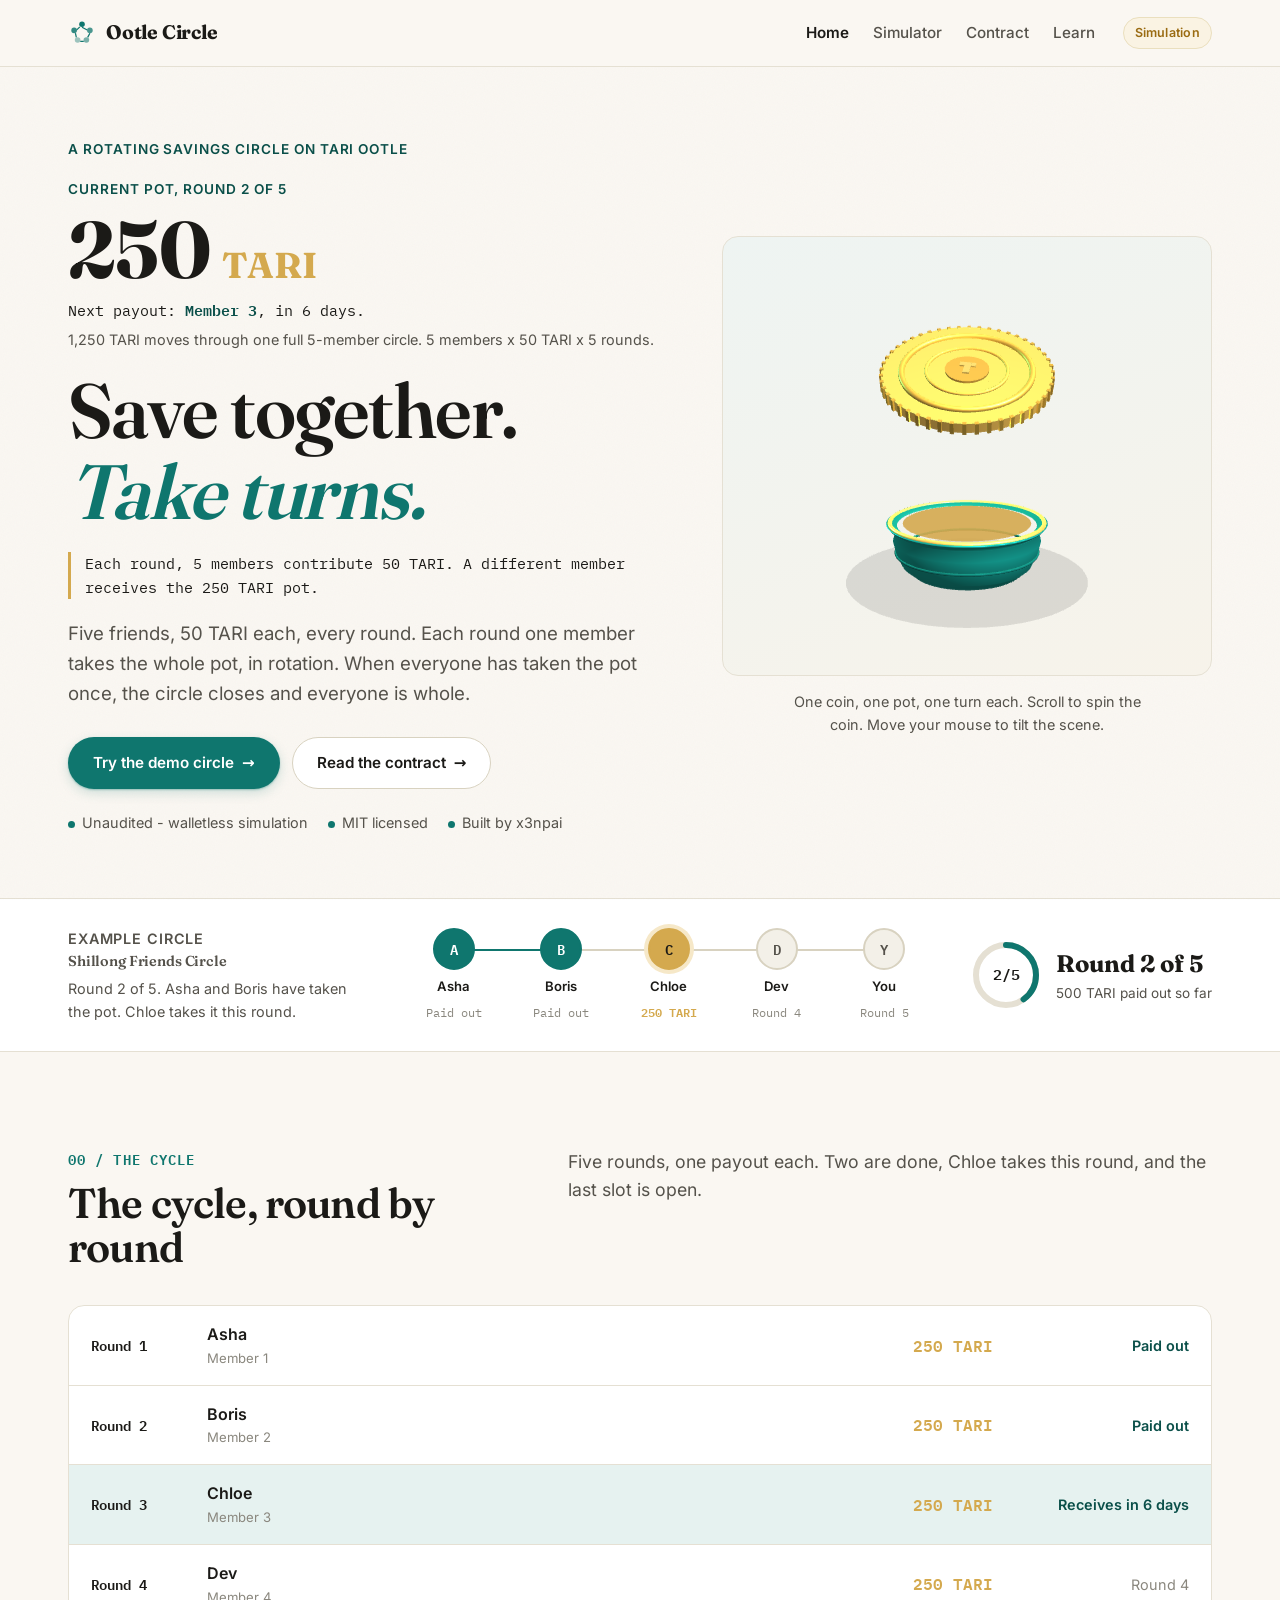
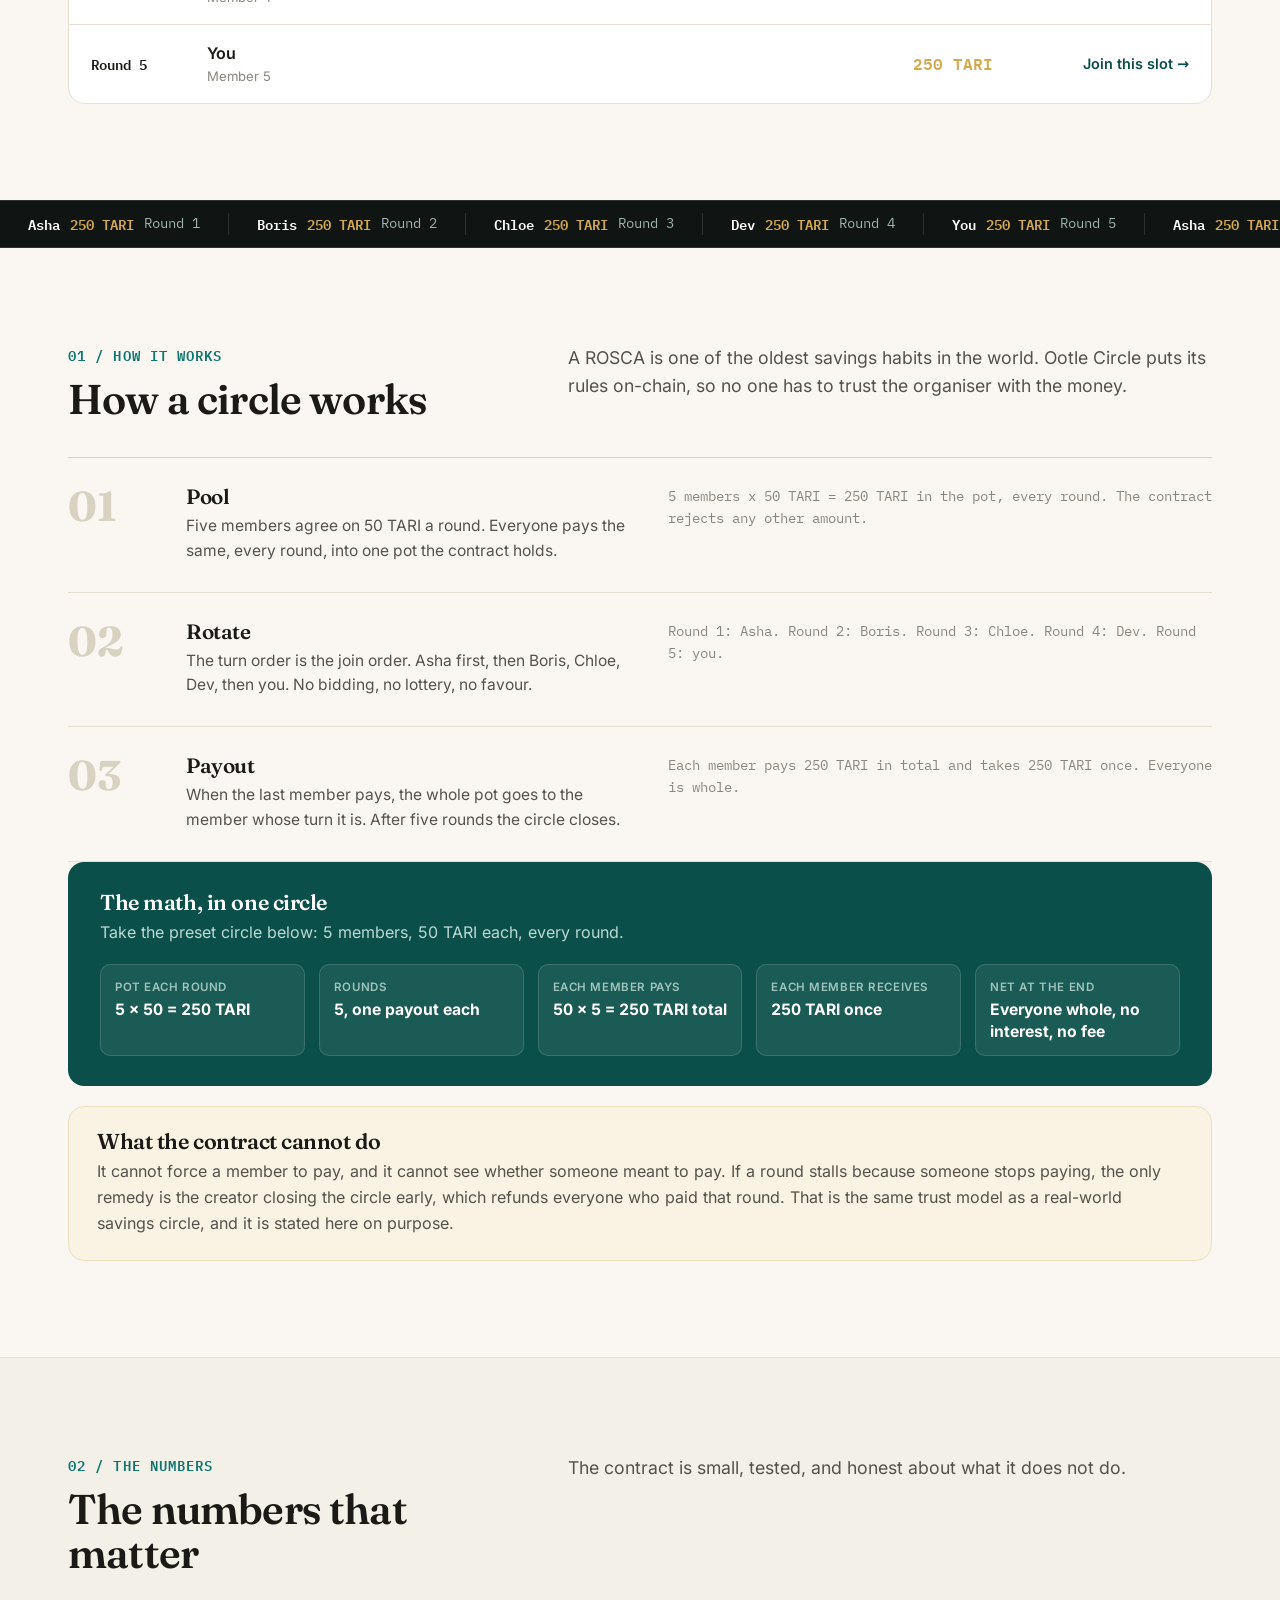
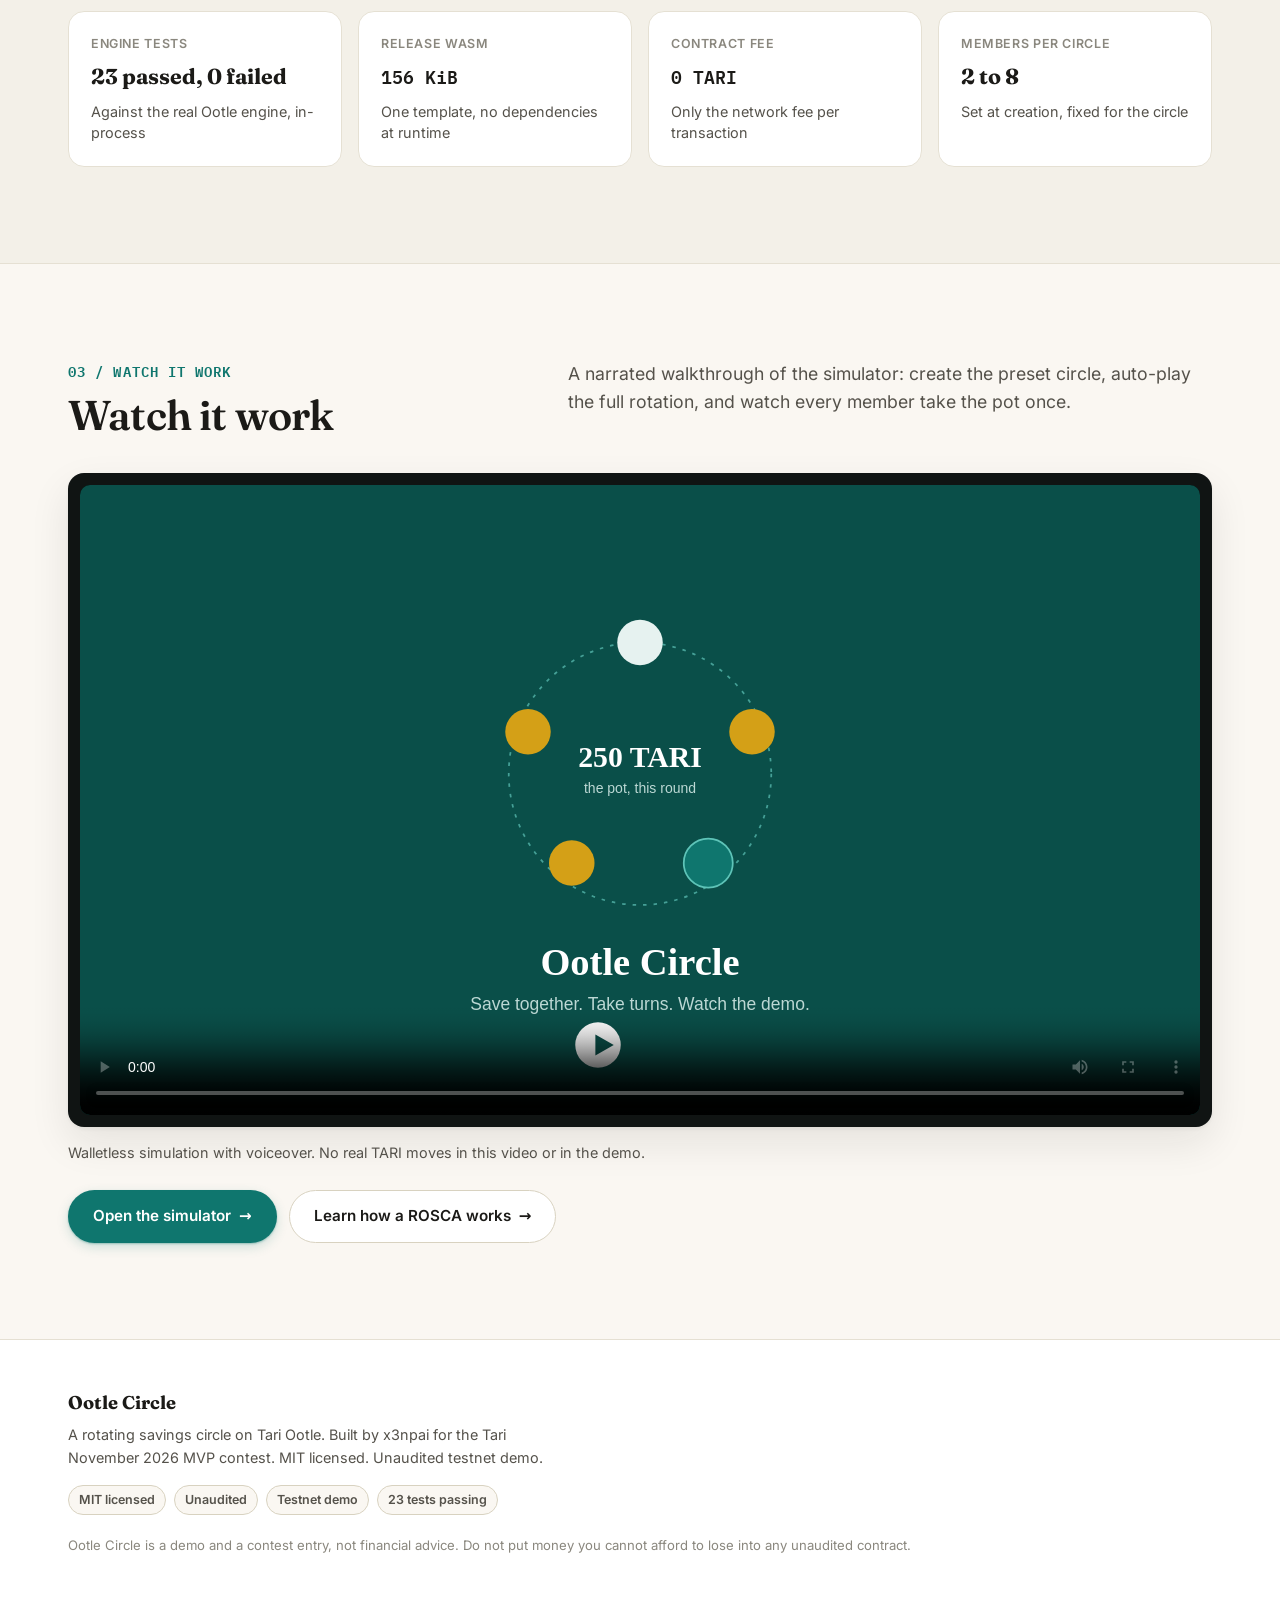
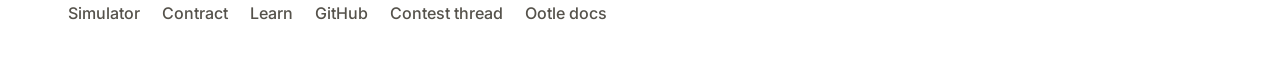
<file: web/index.html>
<!DOCTYPE html>
<html lang="en">
<head>
<meta charset="utf-8">
<meta name="viewport" content="width=device-width, initial-scale=1">
<title>Ootle Circle - Rotating savings circles on Tari</title>
<meta name="description" content="Ootle Circle is a rotating savings circle (ROSCA) on Tari Ootle. Five members put in 50 TARI each round. Each round one member takes the whole 250 TARI pot. No interest, no fee, no middleman.">
<meta property="og:title" content="Ootle Circle - Rotating savings circles on Tari">
<meta property="og:description" content="Save together. Take turns. A ROSCA on Tari Ootle: fixed contributions, one payout per round, everyone whole at the end.">
<meta property="og:type" content="website">
<link rel="icon" type="image/svg+xml" href="favicon.svg">
<link rel="stylesheet" href="fonts/fonts.css">
<link rel="stylesheet" href="styles.css">
</head>
<body>
<header class="site-header">
  <div class="wrap header-inner">
    <a class="brand" href="index.html">
      <span class="brand-mark" aria-hidden="true">
        <svg viewBox="0 0 32 32" width="28" height="28"><circle cx="16" cy="6" r="3.2" fill="#0f766e"/><circle cx="25" cy="13" r="3.2" fill="#0f766e" opacity=".75"/><circle cx="21" cy="24" r="3.2" fill="#0f766e" opacity=".55"/><circle cx="11" cy="24" r="3.2" fill="#0f766e" opacity=".4"/><circle cx="7" cy="13" r="3.2" fill="#0f766e" opacity=".85"/><path d="M16 9.5 22 12.5M25 16.2 22.5 21M18 25.5 14 25.5M9.5 21 8.5 16.2M10 12.5 13.5 9" stroke="#0f766e" stroke-width="1.4" fill="none"/></svg>
      </span>
      <span class="brand-name">Ootle Circle</span>
    </a>
    <nav class="site-nav">
      <a href="index.html" class="active">Home</a>
      <a href="simulator.html">Simulator</a>
      <a href="contract.html">Contract</a>
      <a href="learn.html">Learn</a>
    </nav>
    <span class="pill pill-testnet">Simulation</span>
  </div>
</header>

<main id="top">
  <!-- Hero: split, oversized number, 3D panel -->
  <section class="hero">
    <div class="wrap hero-inner">
      <div class="hero-copy">
        <p class="eyebrow">A rotating savings circle on Tari Ootle</p>
        <div class="hero-number">
          <p class="pot-eyebrow">Current pot, round 2 of 5</p>
          <div class="num tnum"><span id="count-total">250</span> <span class="unit">TARI</span></div>
          <p class="next-payout">Next payout: <strong>Member 3</strong>, in 6 days.</p>
          <p class="cap">1,250 TARI moves through one full 5-member circle. 5 members x 50 TARI x 5 rounds.</p>
        </div>
        <h1>Save together.<br><em>Take turns.</em></h1>
        <p class="rotation-explainer">Each round, 5 members contribute 50 TARI. A different member receives the 250 TARI pot.</p>
        <p class="lede">Five friends, 50 TARI each, every round. Each round one member takes the whole pot, in rotation. When everyone has taken the pot once, the circle closes and everyone is whole.</p>
        <div class="hero-actions">
          <a class="btn btn-primary" href="simulator.html">Try the demo circle <span class="arrow" aria-hidden="true">&rarr;</span></a>
          <a class="btn btn-ghost" href="contract.html">Read the contract <span class="arrow" aria-hidden="true">&rarr;</span></a>
        </div>
        <ul class="hero-badges">
          <li><span class="dot"></span>Unaudited - walletless simulation</li>
          <li><span class="dot"></span>MIT licensed</li>
          <li><span class="dot"></span>Built by x3npai</li>
        </ul>
      </div>
      <div class="hero-visual">
        <div id="hero-3d" class="hero-3d" aria-label="3D view: a gold coin spinning above the pot it pays into. The coin spins on its own; drag to spin it."></div>
        <p class="hero-visual-caption"><span class="cap-mouse">One coin, one pot, one turn each. Scroll to spin the coin. Move your mouse to tilt the scene.</span><span class="cap-touch">One coin, one pot, one turn each. It spins on its own. Drag it to spin it faster.</span></p>
      </div>
    </div>
  </section>

  <!-- Circle strip: live member slots -->
  <section class="circle-strip" aria-label="The example circle, round 2 of 5">
    <div class="wrap circle-strip-inner">
      <div class="circle-strip-label">
        <p class="card-label">Example circle</p>
        <p class="card-title">Shillong Friends Circle</p>
        <p>Round 2 of 5. Asha and Boris have taken the pot. Chloe takes it this round.</p>
      </div>
      <div class="member-slots">
        <div class="member-slot done"><span class="avatar">A</span><span class="who">Asha</span><span class="amt">Paid out</span></div>
        <div class="member-slot done"><span class="avatar">B</span><span class="who">Boris</span><span class="amt">Paid out</span></div>
        <div class="member-slot current"><span class="avatar">C</span><span class="who">Chloe</span><span class="amt">250 TARI</span></div>
        <div class="member-slot"><span class="avatar">D</span><span class="who">Dev</span><span class="amt">Round 4</span></div>
        <div class="member-slot"><span class="avatar">Y</span><span class="who">You</span><span class="amt">Round 5</span></div>
      </div>
      <div class="progress-ring" aria-label="Round 2 of 5 complete">
        <svg width="72" height="72" viewBox="0 0 72 72" role="img" aria-label="2 of 5 rounds complete">
          <circle cx="36" cy="36" r="30" fill="none" stroke="#e5e0d3" stroke-width="6"/>
          <circle cx="36" cy="36" r="30" fill="none" stroke="#0f766e" stroke-width="6" stroke-linecap="round" stroke-dasharray="188.5" stroke-dashoffset="113.1" transform="rotate(-90 36 36)"/>
          <text x="36" y="41" text-anchor="middle" font-family="IBM Plex Mono, monospace" font-size="15" font-weight="600" fill="#1b1a17">2/5</text>
        </svg>
        <div><div class="ring-num">Round 2 of 5</div><div class="ring-cap">500 TARI paid out so far</div></div>
      </div>
    </div>
  </section>

  <!-- Cycle timeline: who paid, who is current, who is next -->
  <section class="section cycle-section" aria-label="The cycle, round by round">
    <div class="wrap">
      <div class="section-head reveal">
        <div>
          <span class="section-num">00 / THE CYCLE</span>
          <h2>The cycle, round by round</h2>
        </div>
        <p class="section-lede">Five rounds, one payout each. Two are done, Chloe takes this round, and the last slot is open.</p>
      </div>
      <div class="cycle-timeline reveal" id="cycle-timeline">
        <div class="cycle-row done">
          <span class="cycle-round">Round 1</span>
          <span class="cycle-who">Asha <small>Member 1</small></span>
          <span class="cycle-amt">250 TARI</span>
          <span class="cycle-status">Paid out</span>
        </div>
        <div class="cycle-row done">
          <span class="cycle-round">Round 2</span>
          <span class="cycle-who">Boris <small>Member 2</small></span>
          <span class="cycle-amt">250 TARI</span>
          <span class="cycle-status">Paid out</span>
        </div>
        <div class="cycle-row current">
          <span class="cycle-round">Round 3</span>
          <span class="cycle-who">Chloe <small>Member 3</small></span>
          <span class="cycle-amt">250 TARI</span>
          <span class="cycle-status">Receives in 6 days</span>
        </div>
        <div class="cycle-row next">
          <span class="cycle-round">Round 4</span>
          <span class="cycle-who">Dev <small>Member 4</small></span>
          <span class="cycle-amt">250 TARI</span>
          <span class="cycle-status">Round 4</span>
        </div>
        <div class="cycle-row next">
          <span class="cycle-round">Round 5</span>
          <span class="cycle-who">You <small>Member 5</small></span>
          <span class="cycle-amt">250 TARI</span>
          <span class="cycle-status"><a class="cycle-join" href="simulator.html">Join this slot &rarr;</a></span>
        </div>
      </div>
    </div>
  </section>

  <!-- Ticker -->
  <div class="ticker" aria-hidden="true">
    <div class="ticker-track" id="ticker-track">
      <span class="ticker-item"><span class="t-name">Asha</span><span class="t-amt">250 TARI</span><span class="t-meta">Round 1</span></span>
      <span class="ticker-item"><span class="t-name">Boris</span><span class="t-amt">250 TARI</span><span class="t-meta">Round 2</span></span>
      <span class="ticker-item"><span class="t-name">Chloe</span><span class="t-amt">250 TARI</span><span class="t-meta">Round 3</span></span>
      <span class="ticker-item"><span class="t-name">Dev</span><span class="t-amt">250 TARI</span><span class="t-meta">Round 4</span></span>
      <span class="ticker-item"><span class="t-name">You</span><span class="t-amt">250 TARI</span><span class="t-meta">Round 5</span></span>
      <span class="ticker-item"><span class="t-name">Asha</span><span class="t-amt">250 TARI</span><span class="t-meta">Round 1</span></span>
      <span class="ticker-item"><span class="t-name">Boris</span><span class="t-amt">250 TARI</span><span class="t-meta">Round 2</span></span>
      <span class="ticker-item"><span class="t-name">Chloe</span><span class="t-amt">250 TARI</span><span class="t-meta">Round 3</span></span>
      <span class="ticker-item"><span class="t-name">Dev</span><span class="t-amt">250 TARI</span><span class="t-meta">Round 4</span></span>
      <span class="ticker-item"><span class="t-name">You</span><span class="t-amt">250 TARI</span><span class="t-meta">Round 5</span></span>
    </div>
  </div>

  <!-- How it works: editorial numbered list -->
  <section id="how" class="section">
    <div class="wrap">
      <div class="section-head reveal">
        <div>
          <span class="section-num">01 / HOW IT WORKS</span>
          <h2>How a circle works</h2>
        </div>
        <p class="section-lede">A ROSCA is one of the oldest savings habits in the world. Ootle Circle puts its rules on-chain, so no one has to trust the organiser with the money.</p>
      </div>
      <div class="editorial-list">
        <div class="editorial-item reveal">
          <span class="num">01</span>
          <div><h3>Pool</h3><p>Five members agree on 50 TARI a round. Everyone pays the same, every round, into one pot the contract holds.</p></div>
          <p class="detail">5 members x 50 TARI = 250 TARI in the pot, every round. The contract rejects any other amount.</p>
        </div>
        <div class="editorial-item reveal">
          <span class="num">02</span>
          <div><h3>Rotate</h3><p>The turn order is the join order. Asha first, then Boris, Chloe, Dev, then you. No bidding, no lottery, no favour.</p></div>
          <p class="detail">Round 1: Asha. Round 2: Boris. Round 3: Chloe. Round 4: Dev. Round 5: you.</p>
        </div>
        <div class="editorial-item reveal">
          <span class="num">03</span>
          <div><h3>Payout</h3><p>When the last member pays, the whole pot goes to the member whose turn it is. After five rounds the circle closes.</p></div>
          <p class="detail">Each member pays 250 TARI in total and takes 250 TARI once. Everyone is whole.</p>
        </div>
      </div>
      <div class="math-strip reveal">
        <h3>The math, in one circle</h3>
        <p>Take the preset circle below: 5 members, 50 TARI each, every round.</p>
        <dl class="math-facts">
          <div><dt>Pot each round</dt><dd>5 x 50 = 250 TARI</dd></div>
          <div><dt>Rounds</dt><dd>5, one payout each</dd></div>
          <div><dt>Each member pays</dt><dd>50 x 5 = 250 TARI total</dd></div>
          <div><dt>Each member receives</dt><dd>250 TARI once</dd></div>
          <div><dt>Net at the end</dt><dd>Everyone whole, no interest, no fee</dd></div>
        </dl>
      </div>
      <div class="honest-box reveal">
        <h3>What the contract cannot do</h3>
        <p>It cannot force a member to pay, and it cannot see whether someone meant to pay. If a round stalls because someone stops paying, the only remedy is the creator closing the circle early, which refunds everyone who paid that round. That is the same trust model as a real-world savings circle, and it is stated here on purpose.</p>
      </div>
    </div>
  </section>

  <!-- Numbers -->
  <section class="section section-alt">
    <div class="wrap">
      <div class="section-head reveal">
        <div>
          <span class="section-num">02 / THE NUMBERS</span>
          <h2>The numbers that matter</h2>
        </div>
        <p class="section-lede">The contract is small, tested, and honest about what it does not do.</p>
      </div>
      <dl class="numbers-grid">
        <div><dt>Engine tests</dt><dd><span class="tnum">23 passed, 0 failed</span></dd><dd class="sub">Against the real Ootle engine, in-process</dd></div>
        <div><dt>Release WASM</dt><dd><span class="mono">156 KiB</span></dd><dd class="sub">One template, no dependencies at runtime</dd></div>
        <div><dt>Contract fee</dt><dd><span class="mono">0 TARI</span></dd><dd class="sub">Only the network fee per transaction</dd></div>
        <div><dt>Members per circle</dt><dd><span class="tnum">2 to 8</span></dd><dd class="sub">Set at creation, fixed for the circle</dd></div>
      </dl>
    </div>
  </section>

  <!-- Demo video -->
  <section class="section">
    <div class="wrap">
      <div class="section-head reveal">
        <div>
          <span class="section-num">03 / WATCH IT WORK</span>
          <h2>Watch it work</h2>
        </div>
        <p class="section-lede">A narrated walkthrough of the simulator: create the preset circle, auto-play the full rotation, and watch every member take the pot once.</p>
      </div>
      <div class="video-frame reveal">
        <video controls preload="metadata" poster="video/poster.svg" src="video/demo.mp4">
          Your browser does not support the video tag. Try the simulator instead.
        </video>
      </div>
      <p class="video-note">Walletless simulation with voiceover. No real TARI moves in this video or in the demo.</p>
      <div class="cta-row">
        <a class="btn btn-primary" href="simulator.html">Open the simulator <span class="arrow" aria-hidden="true">&rarr;</span></a>
        <a class="btn btn-ghost" href="learn.html">Learn how a ROSCA works <span class="arrow" aria-hidden="true">&rarr;</span></a>
      </div>
    </div>
  </section>
</main>

<footer class="site-footer">
  <div class="wrap footer-inner">
    <div>
      <p class="footer-brand">Ootle Circle</p>
      <p class="footer-note">A rotating savings circle on Tari Ootle. Built by x3npai for the Tari November 2026 MVP contest. MIT licensed. Unaudited testnet demo.</p>
      <div class="footer-badges">
        <span>MIT licensed</span><span>Unaudited</span><span>Testnet demo</span><span>23 tests passing</span>
      </div>
      <p class="footer-legal">Ootle Circle is a demo and a contest entry, not financial advice. Do not put money you cannot afford to lose into any unaudited contract.</p>
    </div>
    <nav class="footer-nav">
      <a href="simulator.html">Simulator</a>
      <a href="contract.html">Contract</a>
      <a href="learn.html">Learn</a>
      <a href="https://github.com/bshemphang/ootle-circle" target="_blank" rel="noopener">GitHub</a>
      <a href="https://community.tari.com/t/november-build-contest-thread-mvp/520" target="_blank" rel="noopener">Contest thread</a>
      <a href="https://ootle.tari.com/" target="_blank" rel="noopener">Ootle docs</a>
    </nav>
  </div>
</footer>

<script src="vendor/three.min.js"></script>
<script src="hero3d.js"></script>
<script src="site.js"></script>
</body>
</html>
</file>
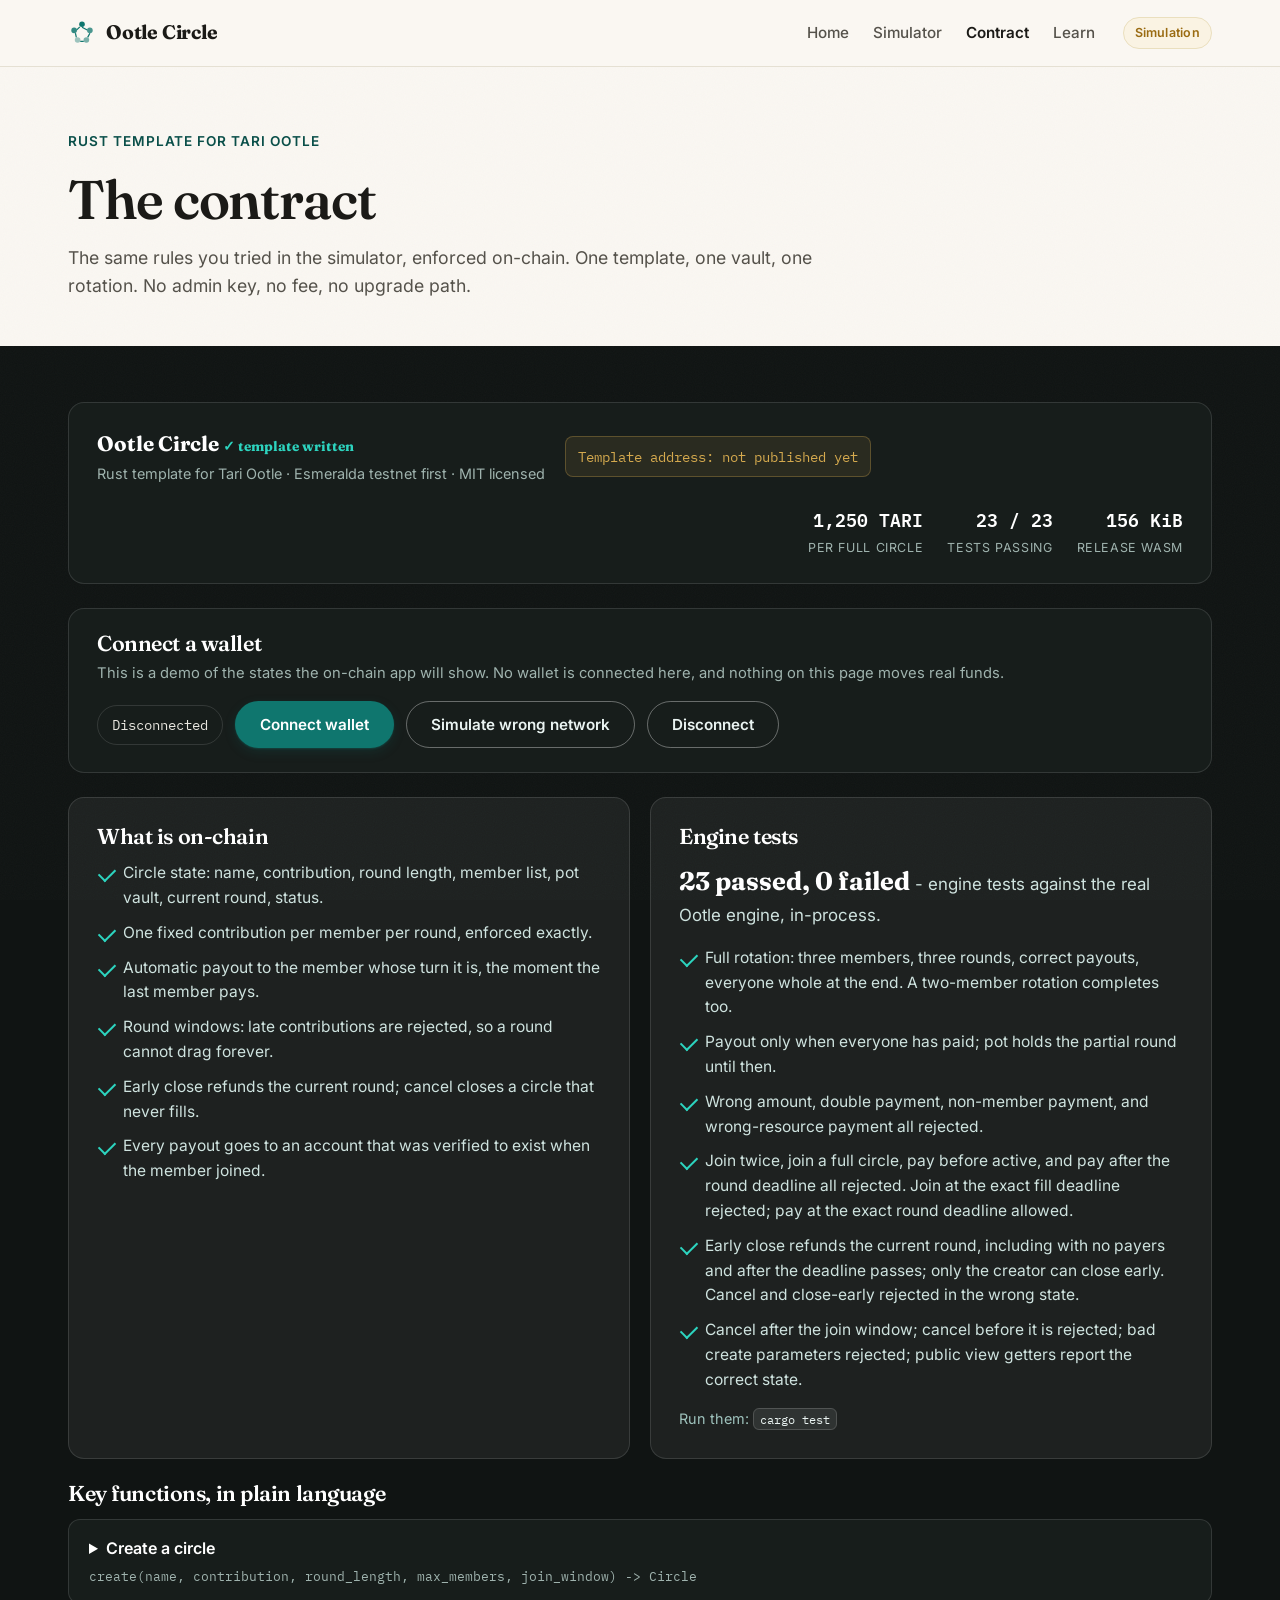
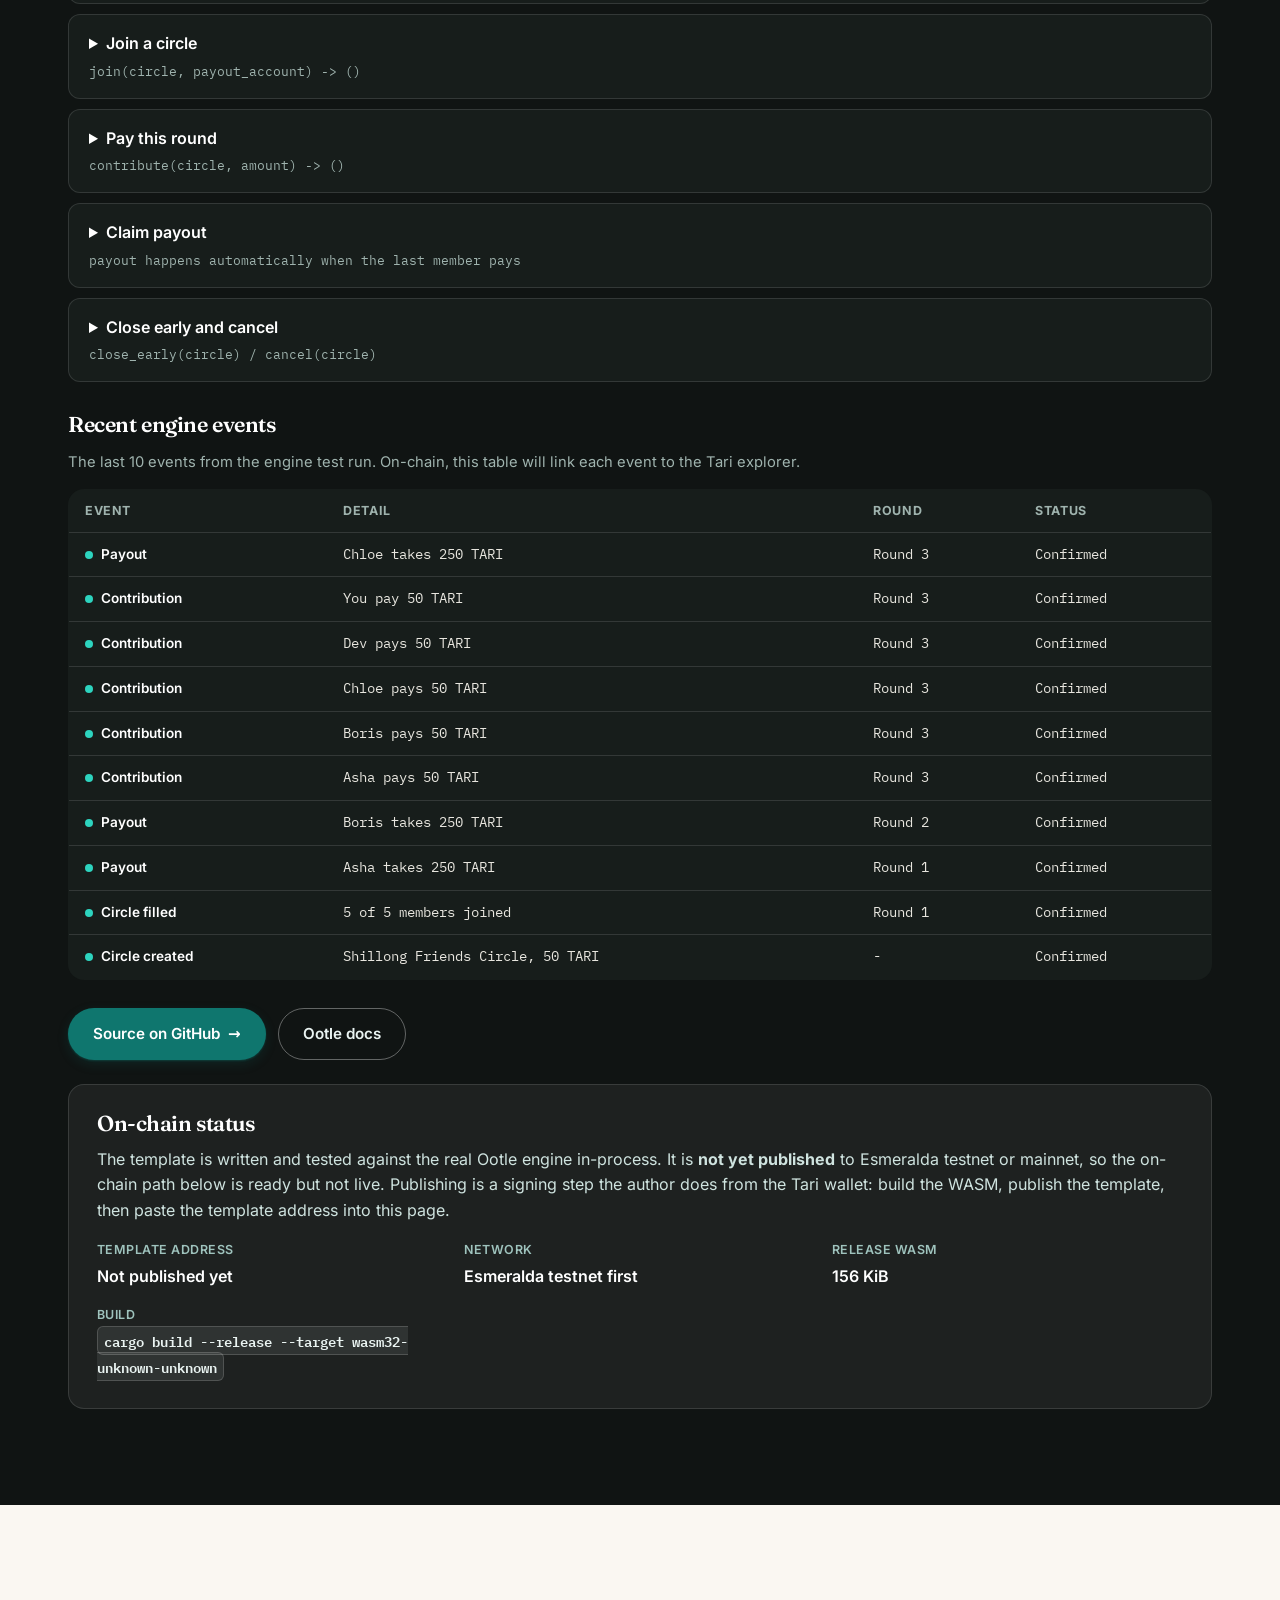
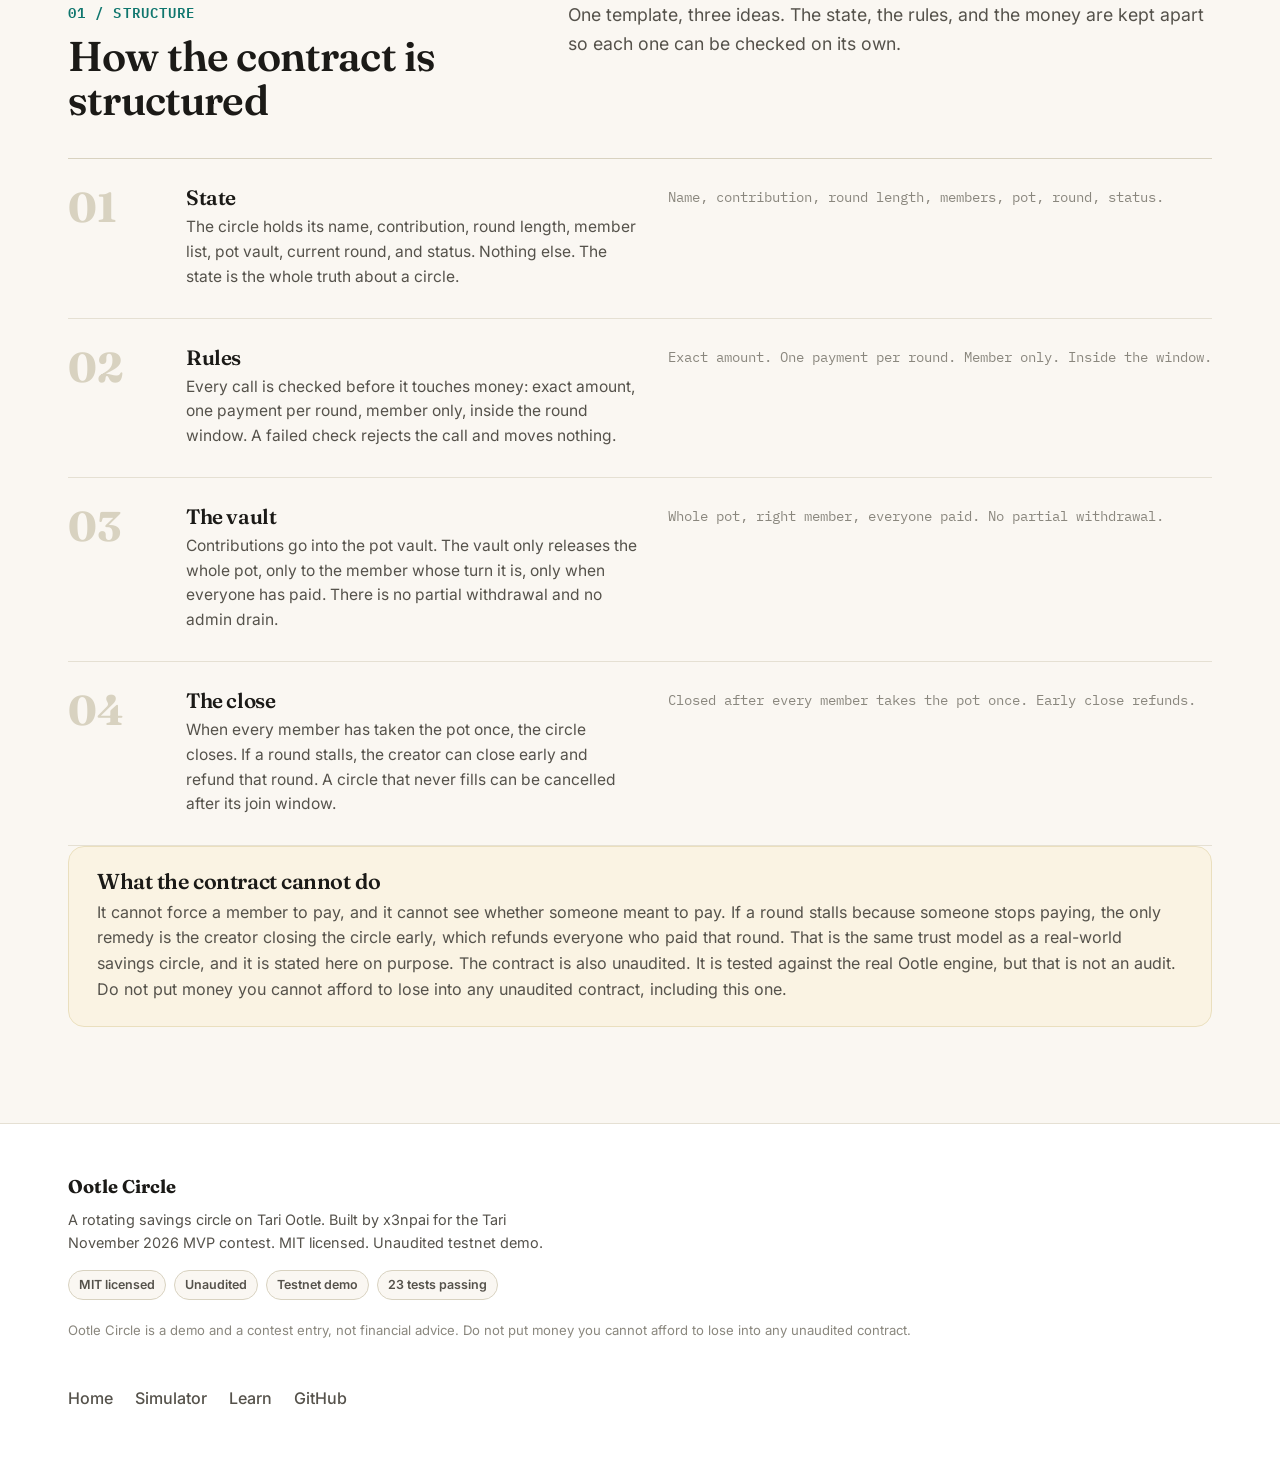
<file: web/contract.html>
<!DOCTYPE html>
<html lang="en">
<head>
<meta charset="utf-8">
<meta name="viewport" content="width=device-width, initial-scale=1">
<title>Contract - Ootle Circle</title>
<meta name="description" content="The Ootle Circle contract: a Rust template for Tari Ootle. The template card, the key functions, the engine tests, and the on-chain status.">
<link rel="icon" type="image/svg+xml" href="favicon.svg">
<link rel="stylesheet" href="fonts/fonts.css">
<link rel="stylesheet" href="styles.css">
</head>
<body>
<header class="site-header">
  <div class="wrap header-inner">
    <a class="brand" href="index.html">
      <span class="brand-mark" aria-hidden="true">
        <svg viewBox="0 0 32 32" width="28" height="28"><circle cx="16" cy="6" r="3.2" fill="#0f766e"/><circle cx="25" cy="13" r="3.2" fill="#0f766e" opacity=".75"/><circle cx="21" cy="24" r="3.2" fill="#0f766e" opacity=".55"/><circle cx="11" cy="24" r="3.2" fill="#0f766e" opacity=".4"/><circle cx="7" cy="13" r="3.2" fill="#0f766e" opacity=".85"/><path d="M16 9.5 22 12.5M25 16.2 22.5 21M18 25.5 14 25.5M9.5 21 8.5 16.2M10 12.5 13.5 9" stroke="#0f766e" stroke-width="1.4" fill="none"/></svg>
      </span>
      <span class="brand-name">Ootle Circle</span>
    </a>
    <nav class="site-nav">
      <a href="index.html">Home</a>
      <a href="simulator.html">Simulator</a>
      <a href="contract.html" class="active">Contract</a>
      <a href="learn.html">Learn</a>
    </nav>
    <span class="pill pill-testnet">Simulation</span>
  </div>
</header>

<main>
  <section class="page-head">
    <div class="wrap">
      <p class="eyebrow">Rust template for Tari Ootle</p>
      <h1>The contract</h1>
      <p class="section-lede">The same rules you tried in the simulator, enforced on-chain. One template, one vault, one rotation. No admin key, no fee, no upgrade path.</p>
    </div>
  </section>

  <section class="section section-dark" style="padding-top: 56px;">
    <div class="wrap">
      <!-- Template card -->
      <div class="template-card reveal">
        <div>
          <p class="tc-name">Ootle Circle <span style="color:#2dd4bf; font-size:.85rem;">&#10003; template written</span></p>
          <p class="tc-sub">Rust template for Tari Ootle &middot; Esmeralda testnet first &middot; MIT licensed</p>
        </div>
        <span class="tc-addr">Template address: not published yet</span>
        <div class="tc-stats">
          <div class="tc-stat"><b>1,250 TARI</b><span>per full circle</span></div>
          <div class="tc-stat"><b>23 / 23</b><span>tests passing</span></div>
          <div class="tc-stat"><b>156 KiB</b><span>release WASM</span></div>
        </div>
      </div>

      <!-- Wallet state machine (demo) -->
      <div class="wallet-box reveal">
        <h3>Connect a wallet</h3>
        <p>This is a demo of the states the on-chain app will show. No wallet is connected here, and nothing on this page moves real funds.</p>
        <div class="wallet-state">
          <span class="wallet-chip" id="wallet-chip">Disconnected</span>
          <button class="btn btn-primary" type="button" id="wallet-connect">Connect wallet</button>
          <button class="btn btn-ghost btn-ghost-dark" type="button" id="wallet-network">Simulate wrong network</button>
          <button class="btn btn-ghost btn-ghost-dark" type="button" id="wallet-disconnect">Disconnect</button>
        </div>
      </div>

      <div class="contract-grid">
        <article class="contract-card reveal">
          <h3>What is on-chain</h3>
          <ul class="check-list">
            <li>Circle state: name, contribution, round length, member list, pot vault, current round, status.</li>
            <li>One fixed contribution per member per round, enforced exactly.</li>
            <li>Automatic payout to the member whose turn it is, the moment the last member pays.</li>
            <li>Round windows: late contributions are rejected, so a round cannot drag forever.</li>
            <li>Early close refunds the current round; cancel closes a circle that never fills.</li>
            <li>Every payout goes to an account that was verified to exist when the member joined.</li>
          </ul>
        </article>
        <article class="contract-card reveal">
          <h3>Engine tests</h3>
          <p class="test-count"><strong id="test-count">23 passed, 0 failed</strong> - engine tests against the real Ootle engine, in-process.</p>
          <ul class="check-list">
            <li>Full rotation: three members, three rounds, correct payouts, everyone whole at the end. A two-member rotation completes too.</li>
            <li>Payout only when everyone has paid; pot holds the partial round until then.</li>
            <li>Wrong amount, double payment, non-member payment, and wrong-resource payment all rejected.</li>
            <li>Join twice, join a full circle, pay before active, and pay after the round deadline all rejected. Join at the exact fill deadline rejected; pay at the exact round deadline allowed.</li>
            <li>Early close refunds the current round, including with no payers and after the deadline passes; only the creator can close early. Cancel and close-early rejected in the wrong state.</li>
            <li>Cancel after the join window; cancel before it is rejected; bad create parameters rejected; public view getters report the correct state.</li>
          </ul>
          <p class="mono-note">Run them: <code>cargo test</code></p>
        </article>
      </div>

      <!-- ABI accordion -->
      <h3 style="color:#fff; margin-bottom: 14px;">Key functions, in plain language</h3>
      <div class="abi reveal">
        <details>
          <summary>Create a circle<span class="fn-sig">create(name, contribution, round_length, max_members, join_window) -&gt; Circle</span></summary>
          <p>Sets the name, the fixed contribution, how long a round lasts, how many members the circle holds, and how long the join window stays open. The creator becomes member 1.</p>
        </details>
        <details>
          <summary>Join a circle<span class="fn-sig">join(circle, payout_account) -&gt; ()</span></summary>
          <p>Joins with the account that will receive your payout. The contract checks the account exists. When the circle fills, round 1 starts.</p>
        </details>
        <details>
          <summary>Pay this round<span class="fn-sig">contribute(circle, amount) -&gt; ()</span></summary>
          <p>Pays exactly the contribution, once per round, inside the round window. Wrong amounts, double payments, and late payments are rejected.</p>
        </details>
        <details>
          <summary>Claim payout<span class="fn-sig">payout happens automatically when the last member pays</span></summary>
          <p>There is no claim call. The moment the last member pays, the whole pot goes to the member whose turn it is.</p>
        </details>
        <details>
          <summary>Close early and cancel<span class="fn-sig">close_early(circle) / cancel(circle)</span></summary>
          <p>Only the creator can close early, and it refunds everyone who paid that round. Cancel closes a circle that never filled, after its join window passes.</p>
        </details>
      </div>

      <!-- Transaction feed (simulated engine events) -->
      <h3 style="color:#fff; margin: 32px 0 14px;">Recent engine events</h3>
      <p style="color:#9fb3ae; font-size:.92rem; margin: 0 0 14px;">The last 10 events from the engine test run. On-chain, this table will link each event to the Tari explorer.</p>
      <div style="overflow-x:auto;">
        <table class="tx-feed reveal">
          <thead><tr><th>Event</th><th>Detail</th><th>Round</th><th>Status</th></tr></thead>
          <tbody>
            <tr><td><span class="dot"></span><span class="evt">Payout</span></td><td>Chloe takes 250 TARI</td><td>Round 3</td><td>Confirmed</td></tr>
            <tr><td><span class="dot"></span><span class="evt">Contribution</span></td><td>You pay 50 TARI</td><td>Round 3</td><td>Confirmed</td></tr>
            <tr><td><span class="dot"></span><span class="evt">Contribution</span></td><td>Dev pays 50 TARI</td><td>Round 3</td><td>Confirmed</td></tr>
            <tr><td><span class="dot"></span><span class="evt">Contribution</span></td><td>Chloe pays 50 TARI</td><td>Round 3</td><td>Confirmed</td></tr>
            <tr><td><span class="dot"></span><span class="evt">Contribution</span></td><td>Boris pays 50 TARI</td><td>Round 3</td><td>Confirmed</td></tr>
            <tr><td><span class="dot"></span><span class="evt">Contribution</span></td><td>Asha pays 50 TARI</td><td>Round 3</td><td>Confirmed</td></tr>
            <tr><td><span class="dot"></span><span class="evt">Payout</span></td><td>Boris takes 250 TARI</td><td>Round 2</td><td>Confirmed</td></tr>
            <tr><td><span class="dot"></span><span class="evt">Payout</span></td><td>Asha takes 250 TARI</td><td>Round 1</td><td>Confirmed</td></tr>
            <tr><td><span class="dot"></span><span class="evt">Circle filled</span></td><td>5 of 5 members joined</td><td>Round 1</td><td>Confirmed</td></tr>
            <tr><td><span class="dot"></span><span class="evt">Circle created</span></td><td>Shillong Friends Circle, 50 TARI</td><td>-</td><td>Confirmed</td></tr>
          </tbody>
        </table>
      </div>

      <div class="contract-links" style="margin-top: 28px;">
        <a class="btn btn-primary" href="https://github.com/bshemphang/ootle-circle" target="_blank" rel="noopener">Source on GitHub <span class="arrow" aria-hidden="true">&rarr;</span></a>
        <a class="btn btn-ghost btn-ghost-dark" href="https://ootle.tari.com/" target="_blank" rel="noopener">Ootle docs</a>
      </div>
      <div class="onchain-box reveal">
        <h3>On-chain status</h3>
        <p>The template is written and tested against the real Ootle engine in-process. It is <strong>not yet published</strong> to Esmeralda testnet or mainnet, so the on-chain path below is ready but not live. Publishing is a signing step the author does from the Tari wallet: build the WASM, publish the template, then paste the template address into this page.</p>
        <dl class="onchain-facts">
          <div><dt>Template address</dt><dd>Not published yet</dd></div>
          <div><dt>Network</dt><dd>Esmeralda testnet first</dd></div>
          <div><dt>Release WASM</dt><dd>156 KiB</dd></div>
          <div><dt>Build</dt><dd><code>cargo build --release --target wasm32-unknown-unknown</code></dd></div>
        </dl>
      </div>
    </div>
  </section>

  <section class="section">
    <div class="wrap">
      <div class="section-head reveal">
        <div>
          <span class="section-num">01 / STRUCTURE</span>
          <h2>How the contract is structured</h2>
        </div>
        <p class="section-lede">One template, three ideas. The state, the rules, and the money are kept apart so each one can be checked on its own.</p>
      </div>
      <div class="editorial-list">
        <div class="editorial-item reveal">
          <span class="num">01</span>
          <div><h3>State</h3><p>The circle holds its name, contribution, round length, member list, pot vault, current round, and status. Nothing else. The state is the whole truth about a circle.</p></div>
          <p class="detail">Name, contribution, round length, members, pot, round, status.</p>
        </div>
        <div class="editorial-item reveal">
          <span class="num">02</span>
          <div><h3>Rules</h3><p>Every call is checked before it touches money: exact amount, one payment per round, member only, inside the round window. A failed check rejects the call and moves nothing.</p></div>
          <p class="detail">Exact amount. One payment per round. Member only. Inside the window.</p>
        </div>
        <div class="editorial-item reveal">
          <span class="num">03</span>
          <div><h3>The vault</h3><p>Contributions go into the pot vault. The vault only releases the whole pot, only to the member whose turn it is, only when everyone has paid. There is no partial withdrawal and no admin drain.</p></div>
          <p class="detail">Whole pot, right member, everyone paid. No partial withdrawal.</p>
        </div>
        <div class="editorial-item reveal">
          <span class="num">04</span>
          <div><h3>The close</h3><p>When every member has taken the pot once, the circle closes. If a round stalls, the creator can close early and refund that round. A circle that never fills can be cancelled after its join window.</p></div>
          <p class="detail">Closed after every member takes the pot once. Early close refunds.</p>
        </div>
      </div>
      <div class="honest-box reveal">
        <h3>What the contract cannot do</h3>
        <p>It cannot force a member to pay, and it cannot see whether someone meant to pay. If a round stalls because someone stops paying, the only remedy is the creator closing the circle early, which refunds everyone who paid that round. That is the same trust model as a real-world savings circle, and it is stated here on purpose. The contract is also unaudited. It is tested against the real Ootle engine, but that is not an audit. Do not put money you cannot afford to lose into any unaudited contract, including this one.</p>
      </div>
    </div>
  </section>
</main>

<footer class="site-footer">
  <div class="wrap footer-inner">
    <div>
      <p class="footer-brand">Ootle Circle</p>
      <p class="footer-note">A rotating savings circle on Tari Ootle. Built by x3npai for the Tari November 2026 MVP contest. MIT licensed. Unaudited testnet demo.</p>
      <div class="footer-badges">
        <span>MIT licensed</span><span>Unaudited</span><span>Testnet demo</span><span>23 tests passing</span>
      </div>
      <p class="footer-legal">Ootle Circle is a demo and a contest entry, not financial advice. Do not put money you cannot afford to lose into any unaudited contract.</p>
    </div>
    <nav class="footer-nav">
      <a href="index.html">Home</a>
      <a href="simulator.html">Simulator</a>
      <a href="learn.html">Learn</a>
      <a href="https://github.com/bshemphang/ootle-circle" target="_blank" rel="noopener">GitHub</a>
    </nav>
  </div>
</footer>

<script src="site.js"></script>
<script>
(function () {
  var chip = document.getElementById("wallet-chip");
  var connect = document.getElementById("wallet-connect");
  var network = document.getElementById("wallet-network");
  var disconnect = document.getElementById("wallet-disconnect");
  if (!chip || !connect) return;
  function setState(text, cls) {
    chip.textContent = text;
    chip.className = "wallet-chip" + (cls ? " " + cls : "");
  }
  connect.addEventListener("click", function () {
    setState("Connecting...", "");
    setTimeout(function () { setState("Connected: 0x4f06...20a2", "connected"); }, 700);
  });
  network.addEventListener("click", function () {
    setState("Wrong network: switch to Esmeralda testnet", "wrong");
  });
  disconnect.addEventListener("click", function () {
    setState("Disconnected", "");
  });
})();
</script>
</body>
</html>
</file>
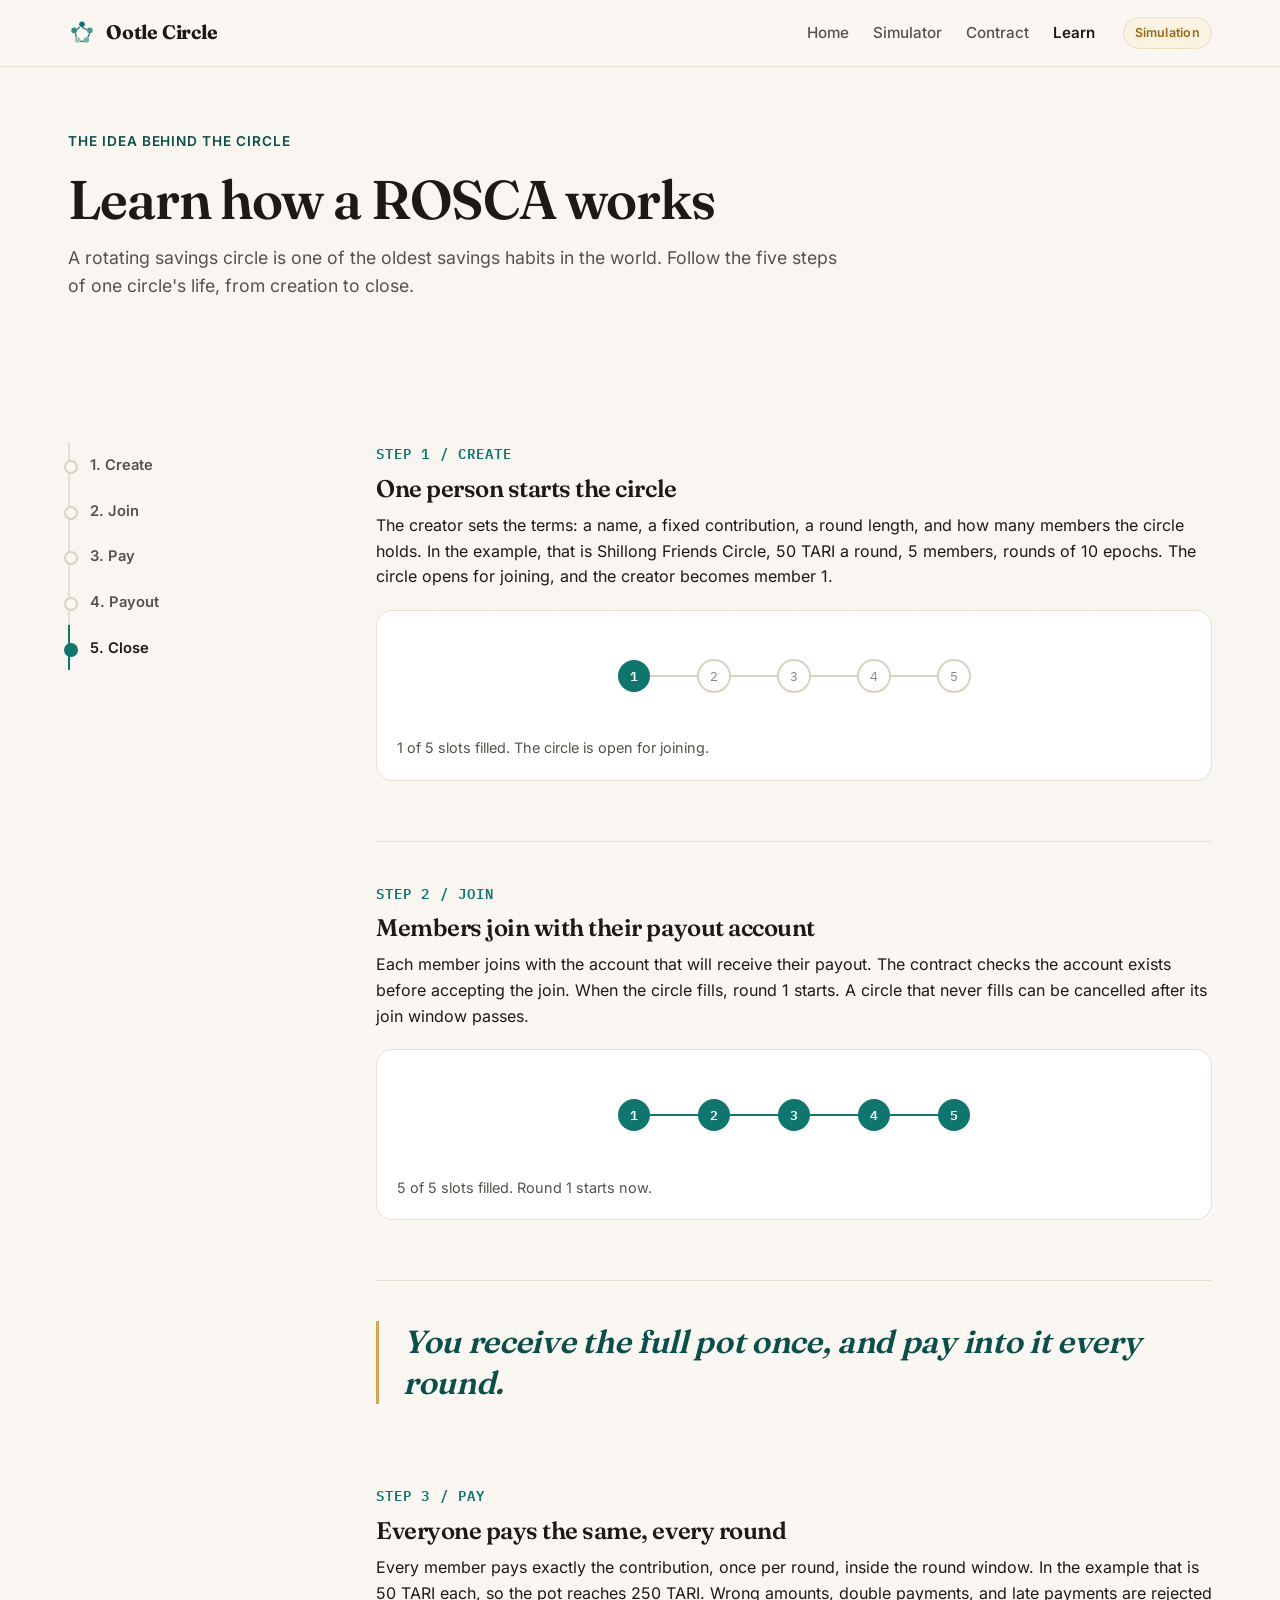
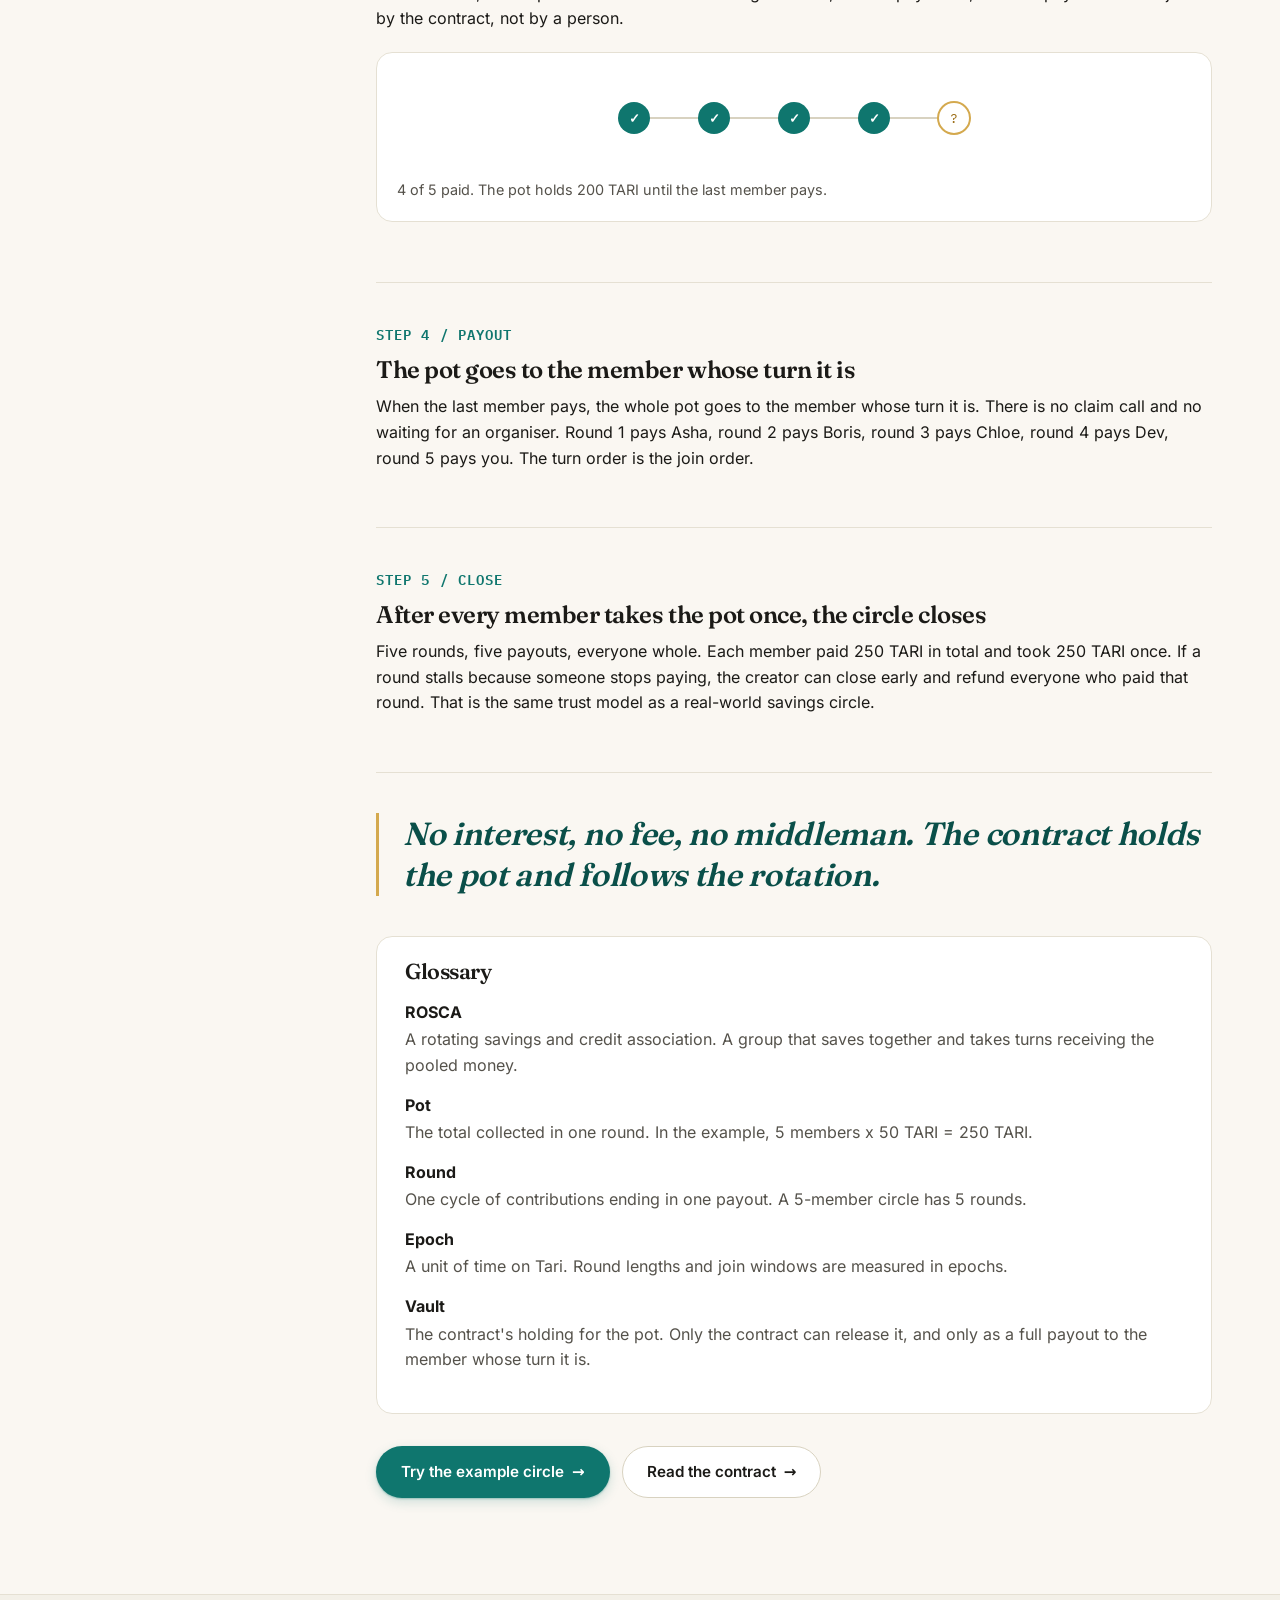
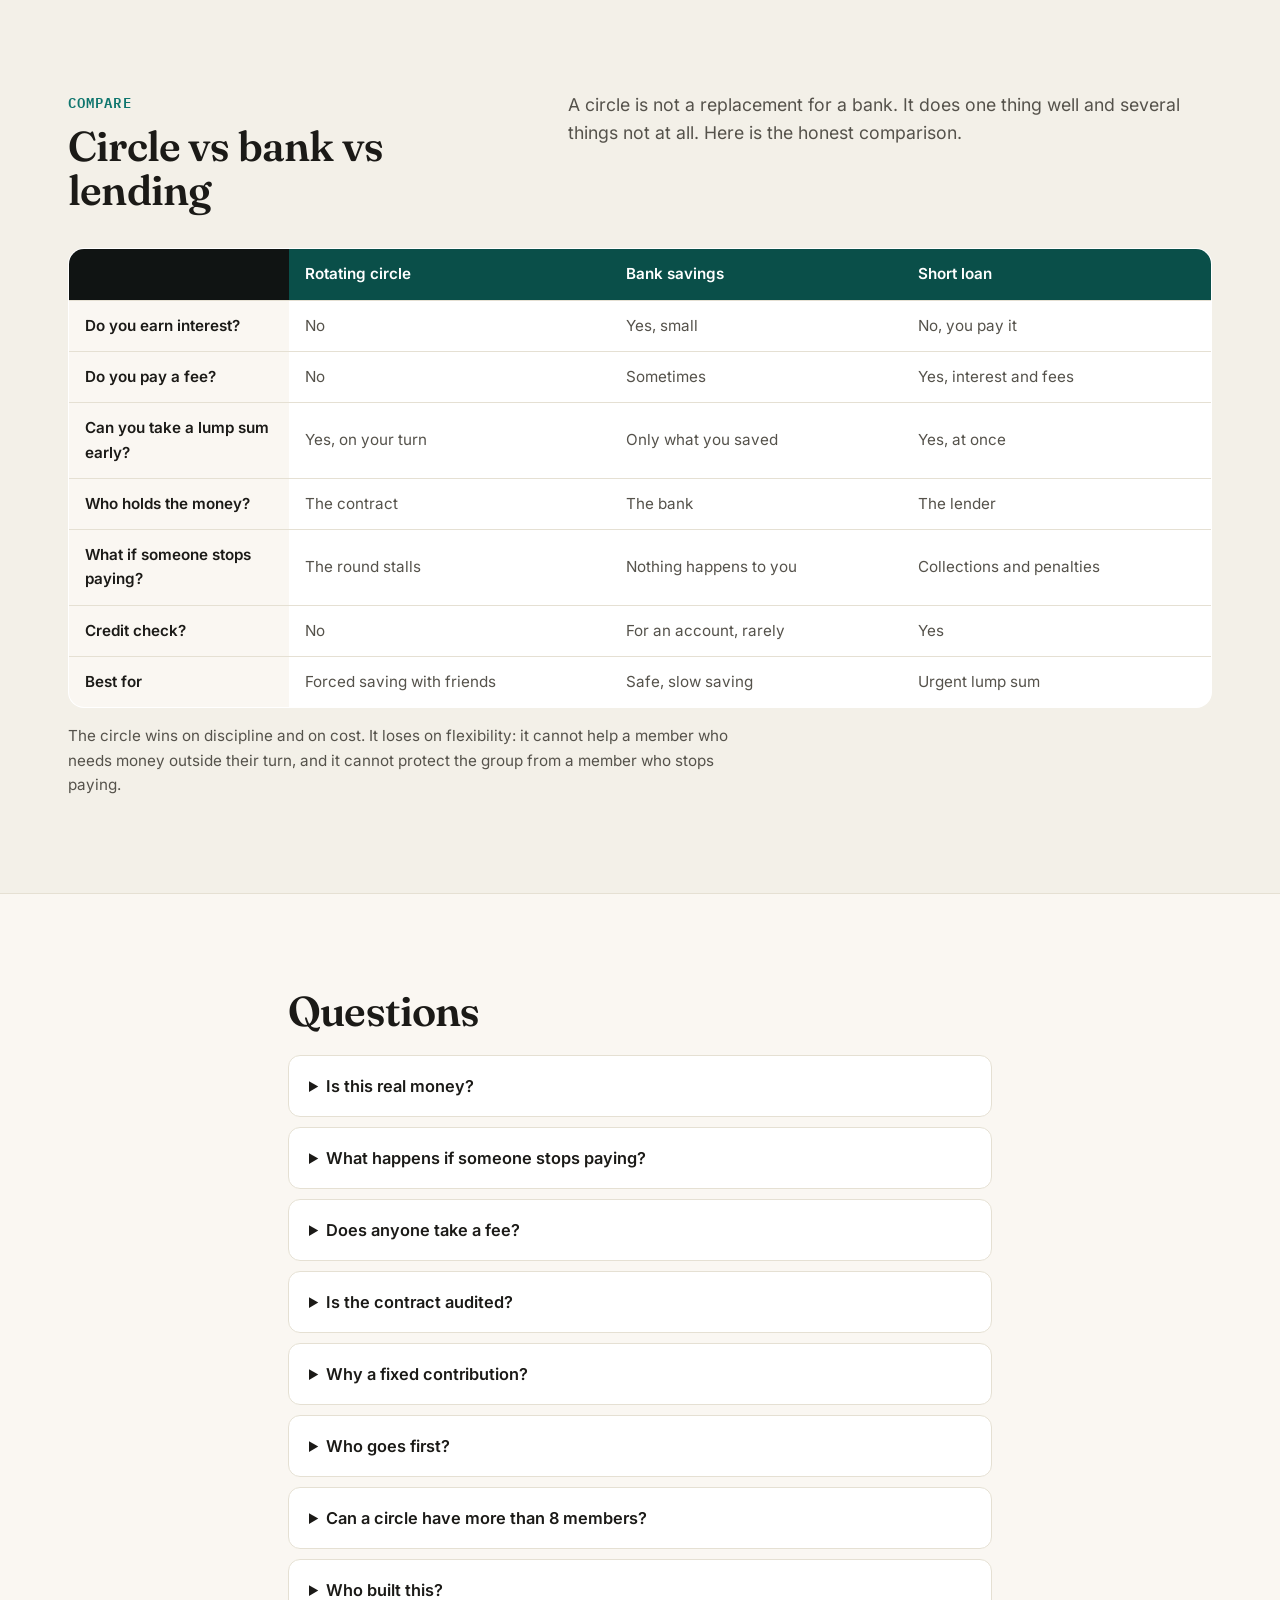
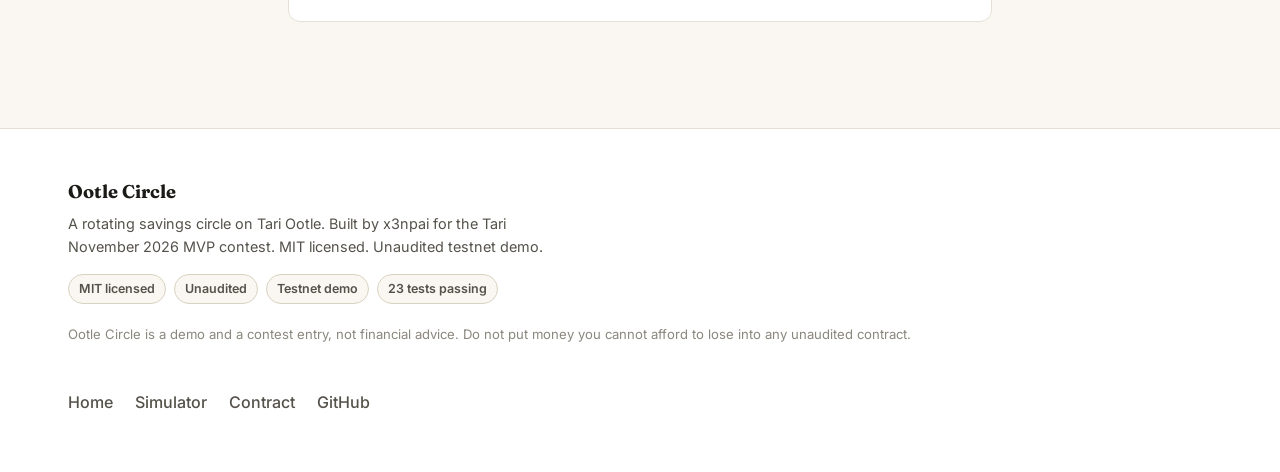
<file: web/learn.html>
<!DOCTYPE html>
<html lang="en">
<head>
<meta charset="utf-8">
<meta name="viewport" content="width=device-width, initial-scale=1">
<title>Learn - Ootle Circle</title>
<meta name="description" content="Learn how a rotating savings circle works, where the idea comes from, how it compares to a bank, and the honest limits of the contract.">
<link rel="icon" type="image/svg+xml" href="favicon.svg">
<link rel="stylesheet" href="fonts/fonts.css">
<link rel="stylesheet" href="styles.css">
</head>
<body>
<header class="site-header">
  <div class="wrap header-inner">
    <a class="brand" href="index.html">
      <span class="brand-mark" aria-hidden="true">
        <svg viewBox="0 0 32 32" width="28" height="28"><circle cx="16" cy="6" r="3.2" fill="#0f766e"/><circle cx="25" cy="13" r="3.2" fill="#0f766e" opacity=".75"/><circle cx="21" cy="24" r="3.2" fill="#0f766e" opacity=".55"/><circle cx="11" cy="24" r="3.2" fill="#0f766e" opacity=".4"/><circle cx="7" cy="13" r="3.2" fill="#0f766e" opacity=".85"/><path d="M16 9.5 22 12.5M25 16.2 22.5 21M18 25.5 14 25.5M9.5 21 8.5 16.2M10 12.5 13.5 9" stroke="#0f766e" stroke-width="1.4" fill="none"/></svg>
      </span>
      <span class="brand-name">Ootle Circle</span>
    </a>
    <nav class="site-nav">
      <a href="index.html">Home</a>
      <a href="simulator.html">Simulator</a>
      <a href="contract.html">Contract</a>
      <a href="learn.html" class="active">Learn</a>
    </nav>
    <span class="pill pill-testnet">Simulation</span>
  </div>
</header>

<main>
  <section class="page-head">
    <div class="wrap">
      <p class="eyebrow">The idea behind the circle</p>
      <h1>Learn how a ROSCA works</h1>
      <p class="section-lede">A rotating savings circle is one of the oldest savings habits in the world. Follow the five steps of one circle's life, from creation to close.</p>
    </div>
  </section>

  <section class="section">
    <div class="wrap learn-layout">
      <aside class="progress-rail" aria-label="Circle lifecycle">
        <ol>
          <li class="active"><a href="#step-create">1. Create</a></li>
          <li><a href="#step-join">2. Join</a></li>
          <li><a href="#step-pay">3. Pay</a></li>
          <li><a href="#step-payout">4. Payout</a></li>
          <li><a href="#step-close">5. Close</a></li>
        </ol>
      </aside>
      <div>
        <article class="learn-step" id="step-create">
          <span class="section-num">STEP 1 / CREATE</span>
          <h3>One person starts the circle</h3>
          <p>The creator sets the terms: a name, a fixed contribution, a round length, and how many members the circle holds. In the example, that is Shillong Friends Circle, 50 TARI a round, 5 members, rounds of 10 epochs. The circle opens for joining, and the creator becomes member 1.</p>
          <div class="step-diagram">
            <svg viewBox="0 0 400 90" width="100%" height="90" role="img" aria-label="One slot filled out of five">
              <line x1="40" y1="45" x2="360" y2="45" stroke="#d8d2c0" stroke-width="2"/>
              <circle cx="40" cy="45" r="16" fill="#0f766e"/><text x="40" y="50" text-anchor="middle" fill="#fff" font-family="IBM Plex Mono, monospace" font-size="13" font-weight="600">1</text>
              <circle cx="120" cy="45" r="16" fill="#fff" stroke="#d8d2c0" stroke-width="2"/><text x="120" y="50" text-anchor="middle" fill="#8a877e" font-family="IBM Plex Mono, monospace" font-size="13">2</text>
              <circle cx="200" cy="45" r="16" fill="#fff" stroke="#d8d2c0" stroke-width="2"/><text x="200" y="50" text-anchor="middle" fill="#8a877e" font-family="IBM Plex Mono, monospace" font-size="13">3</text>
              <circle cx="280" cy="45" r="16" fill="#fff" stroke="#d8d2c0" stroke-width="2"/><text x="280" y="50" text-anchor="middle" fill="#8a877e" font-family="IBM Plex Mono, monospace" font-size="13">4</text>
              <circle cx="360" cy="45" r="16" fill="#fff" stroke="#d8d2c0" stroke-width="2"/><text x="360" y="50" text-anchor="middle" fill="#8a877e" font-family="IBM Plex Mono, monospace" font-size="13">5</text>
            </svg>
            <p style="margin:8px 0 0; font-size:.9rem; color:var(--ink-soft);">1 of 5 slots filled. The circle is open for joining.</p>
          </div>
        </article>

        <article class="learn-step" id="step-join">
          <span class="section-num">STEP 2 / JOIN</span>
          <h3>Members join with their payout account</h3>
          <p>Each member joins with the account that will receive their payout. The contract checks the account exists before accepting the join. When the circle fills, round 1 starts. A circle that never fills can be cancelled after its join window passes.</p>
          <div class="step-diagram">
            <svg viewBox="0 0 400 90" width="100%" height="90" role="img" aria-label="All five slots filled">
              <line x1="40" y1="45" x2="360" y2="45" stroke="#0f766e" stroke-width="2"/>
              <circle cx="40" cy="45" r="16" fill="#0f766e"/><text x="40" y="50" text-anchor="middle" fill="#fff" font-family="IBM Plex Mono, monospace" font-size="13" font-weight="600">1</text>
              <circle cx="120" cy="45" r="16" fill="#0f766e"/><text x="120" y="50" text-anchor="middle" fill="#fff" font-family="IBM Plex Mono, monospace" font-size="13" font-weight="600">2</text>
              <circle cx="200" cy="45" r="16" fill="#0f766e"/><text x="200" y="50" text-anchor="middle" fill="#fff" font-family="IBM Plex Mono, monospace" font-size="13" font-weight="600">3</text>
              <circle cx="280" cy="45" r="16" fill="#0f766e"/><text x="280" y="50" text-anchor="middle" fill="#fff" font-family="IBM Plex Mono, monospace" font-size="13" font-weight="600">4</text>
              <circle cx="360" cy="45" r="16" fill="#0f766e"/><text x="360" y="50" text-anchor="middle" fill="#fff" font-family="IBM Plex Mono, monospace" font-size="13" font-weight="600">5</text>
            </svg>
            <p style="margin:8px 0 0; font-size:.9rem; color:var(--ink-soft);">5 of 5 slots filled. Round 1 starts now.</p>
          </div>
        </article>

        <blockquote class="pull-quote">You receive the full pot once, and pay into it every round.</blockquote>

        <article class="learn-step" id="step-pay">
          <span class="section-num">STEP 3 / PAY</span>
          <h3>Everyone pays the same, every round</h3>
          <p>Every member pays exactly the contribution, once per round, inside the round window. In the example that is 50 TARI each, so the pot reaches 250 TARI. Wrong amounts, double payments, and late payments are rejected by the contract, not by a person.</p>
          <div class="step-diagram">
            <svg viewBox="0 0 400 90" width="100%" height="90" role="img" aria-label="Four members paid, one still to pay">
              <line x1="40" y1="45" x2="360" y2="45" stroke="#d8d2c0" stroke-width="2"/>
              <circle cx="40" cy="45" r="16" fill="#0f766e"/><text x="40" y="50" text-anchor="middle" fill="#fff" font-family="IBM Plex Mono, monospace" font-size="13" font-weight="600">&#10003;</text>
              <circle cx="120" cy="45" r="16" fill="#0f766e"/><text x="120" y="50" text-anchor="middle" fill="#fff" font-family="IBM Plex Mono, monospace" font-size="13" font-weight="600">&#10003;</text>
              <circle cx="200" cy="45" r="16" fill="#0f766e"/><text x="200" y="50" text-anchor="middle" fill="#fff" font-family="IBM Plex Mono, monospace" font-size="13" font-weight="600">&#10003;</text>
              <circle cx="280" cy="45" r="16" fill="#0f766e"/><text x="280" y="50" text-anchor="middle" fill="#fff" font-family="IBM Plex Mono, monospace" font-size="13" font-weight="600">&#10003;</text>
              <circle cx="360" cy="45" r="16" fill="#fff" stroke="#d4a94e" stroke-width="2"/><text x="360" y="50" text-anchor="middle" fill="#9a6b12" font-family="IBM Plex Mono, monospace" font-size="13">?</text>
            </svg>
            <p style="margin:8px 0 0; font-size:.9rem; color:var(--ink-soft);">4 of 5 paid. The pot holds 200 TARI until the last member pays.</p>
          </div>
        </article>

        <article class="learn-step" id="step-payout">
          <span class="section-num">STEP 4 / PAYOUT</span>
          <h3>The pot goes to the member whose turn it is</h3>
          <p>When the last member pays, the whole pot goes to the member whose turn it is. There is no claim call and no waiting for an organiser. Round 1 pays Asha, round 2 pays Boris, round 3 pays Chloe, round 4 pays Dev, round 5 pays you. The turn order is the join order.</p>
        </article>

        <article class="learn-step" id="step-close">
          <span class="section-num">STEP 5 / CLOSE</span>
          <h3>After every member takes the pot once, the circle closes</h3>
          <p>Five rounds, five payouts, everyone whole. Each member paid 250 TARI in total and took 250 TARI once. If a round stalls because someone stops paying, the creator can close early and refund everyone who paid that round. That is the same trust model as a real-world savings circle.</p>
        </article>

        <blockquote class="pull-quote">No interest, no fee, no middleman. The contract holds the pot and follows the rotation.</blockquote>

        <div class="glossary">
          <h3 style="margin-bottom: 8px;">Glossary</h3>
          <dl>
            <dt id="g-rosca">ROSCA</dt>
            <dd>A rotating savings and credit association. A group that saves together and takes turns receiving the pooled money.</dd>
            <dt id="g-pot">Pot</dt>
            <dd>The total collected in one round. In the example, 5 members x 50 TARI = 250 TARI.</dd>
            <dt id="g-round">Round</dt>
            <dd>One cycle of contributions ending in one payout. A 5-member circle has 5 rounds.</dd>
            <dt id="g-epoch">Epoch</dt>
            <dd>A unit of time on Tari. Round lengths and join windows are measured in epochs.</dd>
            <dt id="g-vault">Vault</dt>
            <dd>The contract's holding for the pot. Only the contract can release it, and only as a full payout to the member whose turn it is.</dd>
          </dl>
        </div>

        <div class="cta-row" style="margin-top: 32px;">
          <a class="btn btn-primary" href="simulator.html?members=5&amp;contribution=50&amp;days=7">Try the example circle <span class="arrow" aria-hidden="true">&rarr;</span></a>
          <a class="btn btn-ghost" href="contract.html">Read the contract <span class="arrow" aria-hidden="true">&rarr;</span></a>
        </div>
      </div>
    </div>
  </section>

  <section class="section section-alt">
    <div class="wrap">
      <div class="section-head reveal">
        <div>
          <span class="section-num">COMPARE</span>
          <h2>Circle vs bank vs lending</h2>
        </div>
        <p class="section-lede">A circle is not a replacement for a bank. It does one thing well and several things not at all. Here is the honest comparison.</p>
      </div>
      <div class="compare reveal">
        <table class="compare-table">
          <thead>
            <tr><th></th><th>Rotating circle</th><th>Bank savings</th><th>Short loan</th></tr>
          </thead>
          <tbody>
            <tr><th>Do you earn interest?</th><td>No</td><td>Yes, small</td><td>No, you pay it</td></tr>
            <tr><th>Do you pay a fee?</th><td>No</td><td>Sometimes</td><td>Yes, interest and fees</td></tr>
            <tr><th>Can you take a lump sum early?</th><td>Yes, on your turn</td><td>Only what you saved</td><td>Yes, at once</td></tr>
            <tr><th>Who holds the money?</th><td>The contract</td><td>The bank</td><td>The lender</td></tr>
            <tr><th>What if someone stops paying?</th><td>The round stalls</td><td>Nothing happens to you</td><td>Collections and penalties</td></tr>
            <tr><th>Credit check?</th><td>No</td><td>For an account, rarely</td><td>Yes</td></tr>
            <tr><th>Best for</th><td>Forced saving with friends</td><td>Safe, slow saving</td><td>Urgent lump sum</td></tr>
          </tbody>
        </table>
      </div>
      <p class="compare-note">The circle wins on discipline and on cost. It loses on flexibility: it cannot help a member who needs money outside their turn, and it cannot protect the group from a member who stops paying.</p>
    </div>
  </section>

  <section class="section">
    <div class="wrap faq-wrap">
      <h2>Questions</h2>
      <details>
        <summary>Is this real money?</summary>
        <p>No. The demo on this site is a simulation with play TARI. The contract itself accepts any fungible resource, and on-chain it would hold real TARI. Nothing on this site moves real funds.</p>
      </details>
      <details>
        <summary>What happens if someone stops paying?</summary>
        <p>The round stalls: no payout happens until everyone has paid. The creator can close the circle early, which refunds everyone who paid that round. Members who already took a payout keep it, because they paid their share in earlier rounds.</p>
      </details>
      <details>
        <summary>Does anyone take a fee?</summary>
        <p>No. The contract takes no fee. On-chain, the only cost is the network fee for each transaction, paid to Tari validators.</p>
      </details>
      <details>
        <summary>Is the contract audited?</summary>
        <p>No. It is unaudited. It is tested against the real Ootle engine, but that is not an audit. Do not put money you cannot afford to lose into any unaudited contract, including this one.</p>
      </details>
      <details>
        <summary>Why a fixed contribution?</summary>
        <p>A <dfn title="Rotating savings and credit association">ROSCA</dfn> works because everyone pays the same amount. A variable amount would let one member pay less and still take the full pot, which breaks the circle. The contract rejects any payment that is not exactly the contribution.</p>
      </details>
      <details>
        <summary>Who goes first?</summary>
        <p>The rotation order is the order members joined. Member 1 takes the pot in round 1, member 2 in round 2, and so on. There is no bidding and no lottery in this contract.</p>
      </details>
      <details>
        <summary>Can a circle have more than 8 members?</summary>
        <p>Not in this contract. The template caps a circle at 8 members, set at creation. A bigger circle means a longer wait for the last member and a bigger pot, and the cap keeps the circle short enough that the wait stays reasonable.</p>
      </details>
      <details>
        <summary>Who built this?</summary>
        <p>x3npai, for the Tari November 2026 MVP contest. The code is MIT licensed and public on GitHub.</p>
      </details>
    </div>
  </section>
</main>

<footer class="site-footer">
  <div class="wrap footer-inner">
    <div>
      <p class="footer-brand">Ootle Circle</p>
      <p class="footer-note">A rotating savings circle on Tari Ootle. Built by x3npai for the Tari November 2026 MVP contest. MIT licensed. Unaudited testnet demo.</p>
      <div class="footer-badges">
        <span>MIT licensed</span><span>Unaudited</span><span>Testnet demo</span><span>23 tests passing</span>
      </div>
      <p class="footer-legal">Ootle Circle is a demo and a contest entry, not financial advice. Do not put money you cannot afford to lose into any unaudited contract.</p>
    </div>
    <nav class="footer-nav">
      <a href="index.html">Home</a>
      <a href="simulator.html">Simulator</a>
      <a href="contract.html">Contract</a>
      <a href="https://github.com/bshemphang/ootle-circle" target="_blank" rel="noopener">GitHub</a>
    </nav>
  </div>
</footer>

<script src="site.js"></script>
</body>
</html>
</file>
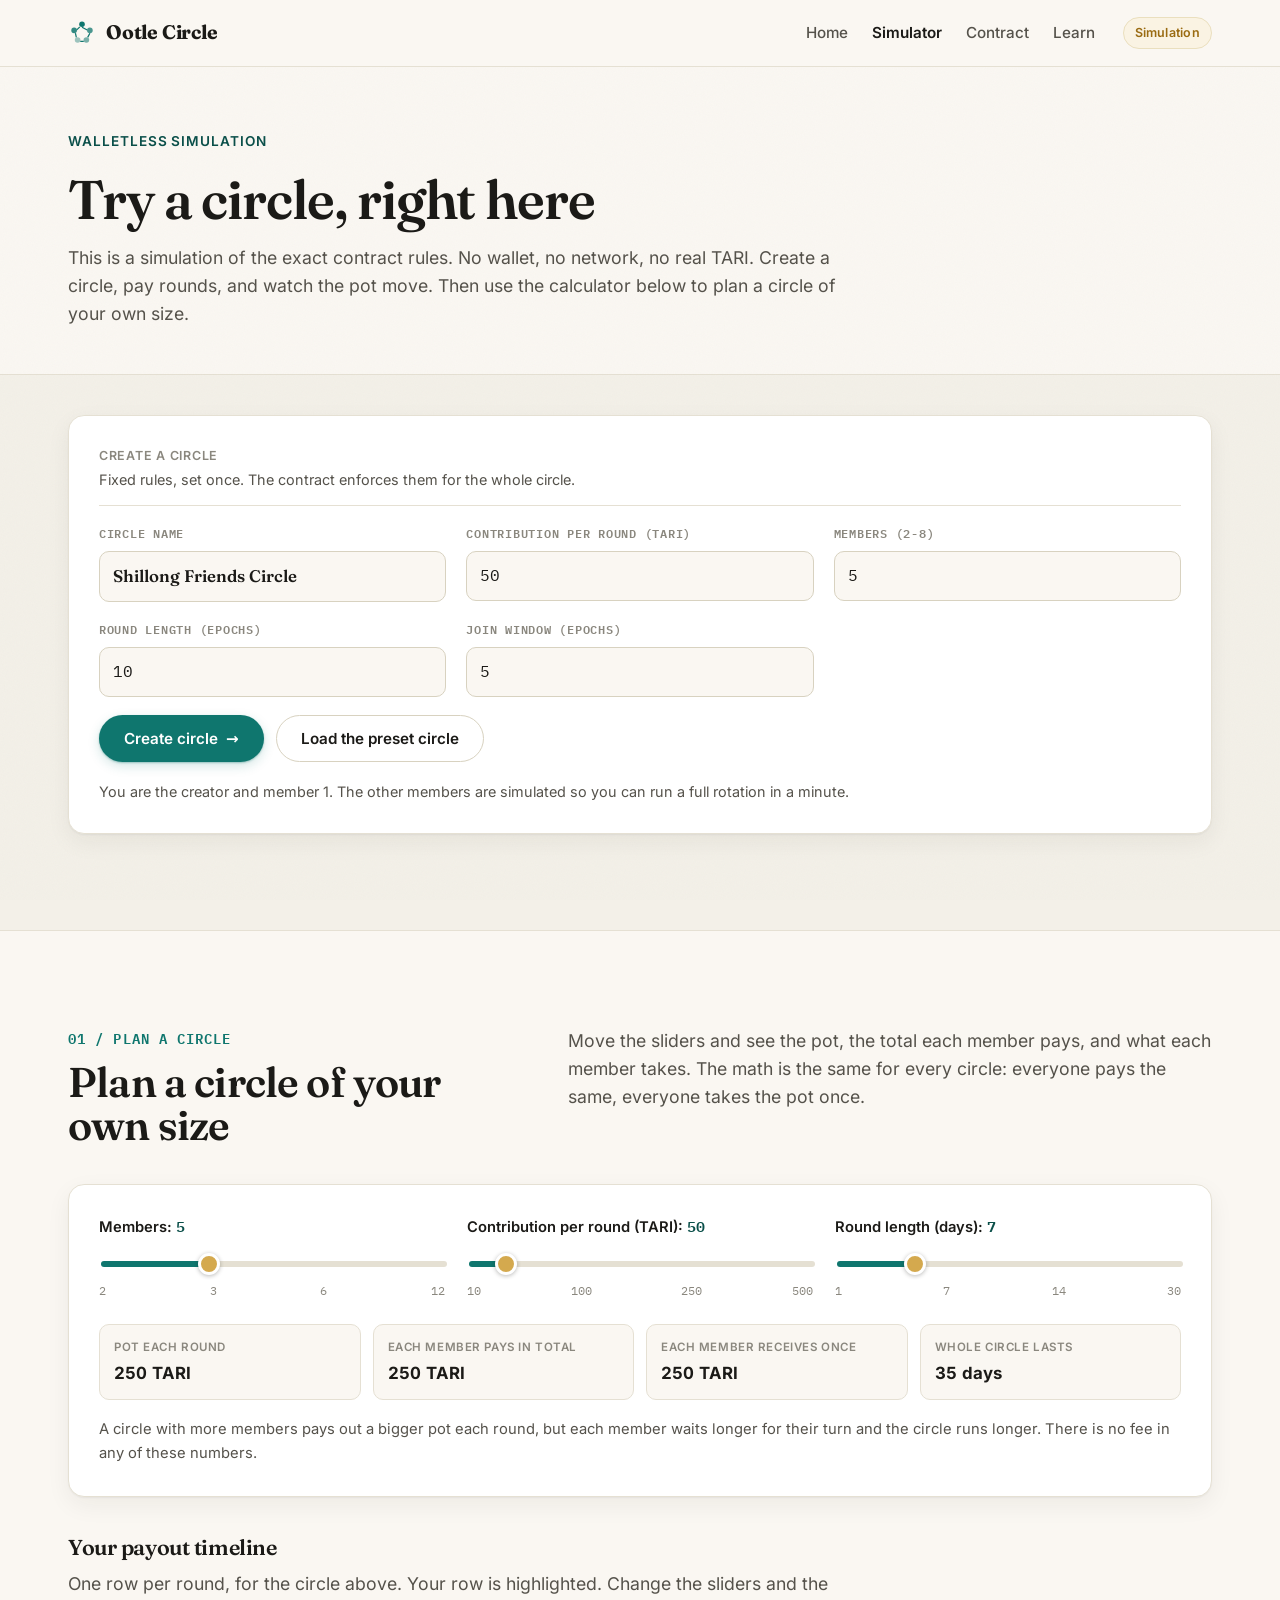
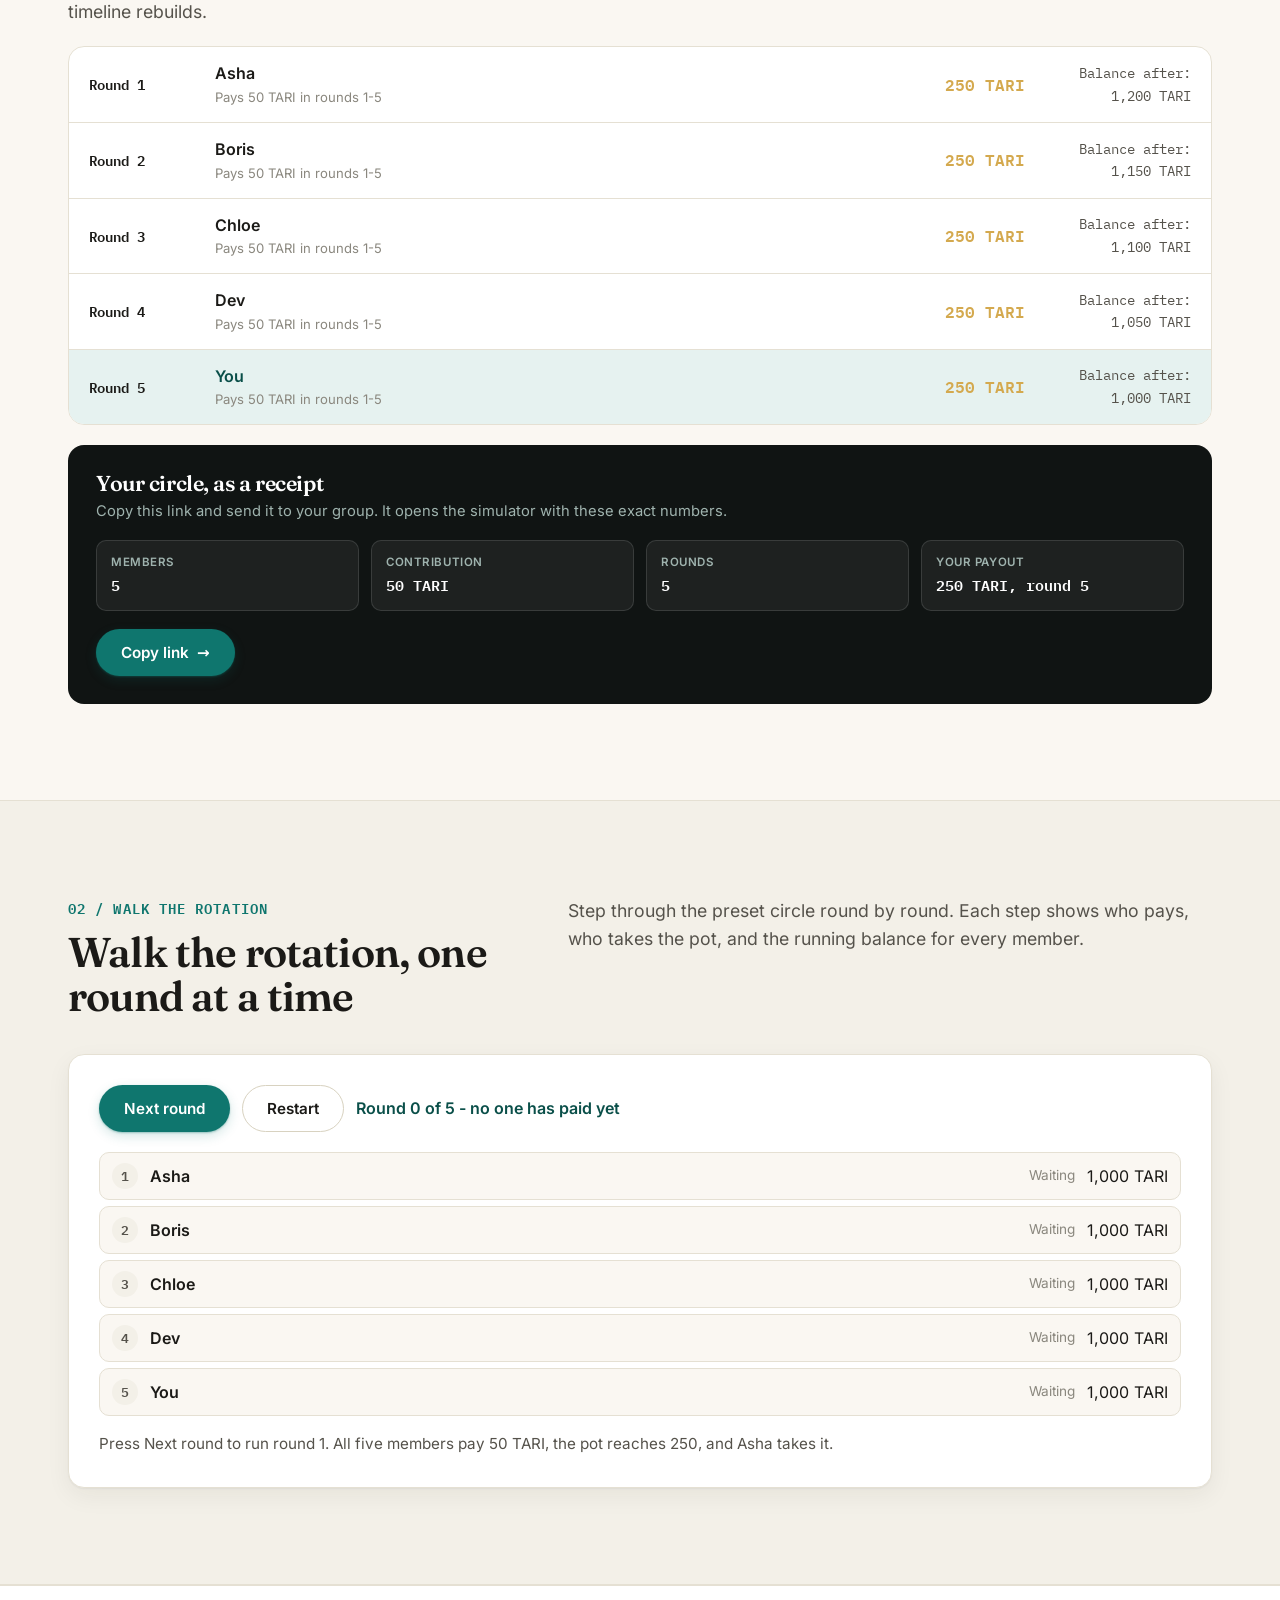
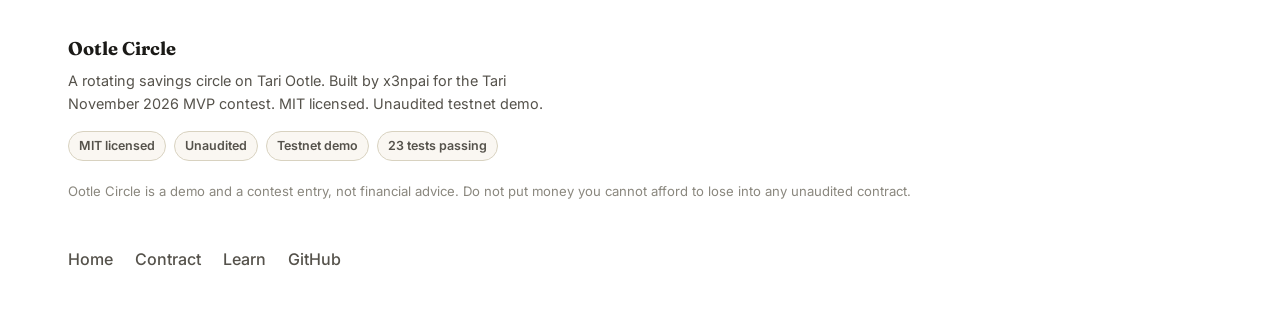
<file: web/simulator.html>
<!DOCTYPE html>
<html lang="en">
<head>
<meta charset="utf-8">
<meta name="viewport" content="width=device-width, initial-scale=1">
<title>Simulator - Ootle Circle</title>
<meta name="description" content="Try an Ootle Circle right here. A walletless simulation of the exact contract rules: create a circle, pay rounds, and watch the pot move. Plan a circle of your own size with the calculator.">
<link rel="icon" type="image/svg+xml" href="favicon.svg">
<link rel="stylesheet" href="fonts/fonts.css">
<link rel="stylesheet" href="styles.css">
</head>
<body>
<header class="site-header">
  <div class="wrap header-inner">
    <a class="brand" href="index.html">
      <span class="brand-mark" aria-hidden="true">
        <svg viewBox="0 0 32 32" width="28" height="28"><circle cx="16" cy="6" r="3.2" fill="#0f766e"/><circle cx="25" cy="13" r="3.2" fill="#0f766e" opacity=".75"/><circle cx="21" cy="24" r="3.2" fill="#0f766e" opacity=".55"/><circle cx="11" cy="24" r="3.2" fill="#0f766e" opacity=".4"/><circle cx="7" cy="13" r="3.2" fill="#0f766e" opacity=".85"/><path d="M16 9.5 22 12.5M25 16.2 22.5 21M18 25.5 14 25.5M9.5 21 8.5 16.2M10 12.5 13.5 9" stroke="#0f766e" stroke-width="1.4" fill="none"/></svg>
      </span>
      <span class="brand-name">Ootle Circle</span>
    </a>
    <nav class="site-nav">
      <a href="index.html">Home</a>
      <a href="simulator.html" class="active">Simulator</a>
      <a href="contract.html">Contract</a>
      <a href="learn.html">Learn</a>
    </nav>
    <span class="pill pill-testnet">Simulation</span>
  </div>
</header>

<main>
  <section class="page-head">
    <div class="wrap">
      <p class="eyebrow">Walletless simulation</p>
      <h1>Try a circle, right here</h1>
      <p class="section-lede">This is a simulation of the exact contract rules. No wallet, no network, no real TARI. Create a circle, pay rounds, and watch the pot move. Then use the calculator below to plan a circle of your own size.</p>
    </div>
  </section>

  <section class="section section-alt" style="padding-top: 40px;">
    <div class="wrap">
      <div id="sim-empty" class="sim-empty">
        <form id="create-form" class="create-form">
          <div class="form-head">
            <p class="card-label">Create a circle</p>
            <p class="form-head-note">Fixed rules, set once. The contract enforces them for the whole circle.</p>
          </div>
          <div class="field">
            <label for="f-name">Circle name</label>
            <input id="f-name" type="text" value="Shillong Friends Circle" maxlength="64" required>
          </div>
          <div class="field">
            <label for="f-contribution">Contribution per round (TARI)</label>
            <input id="f-contribution" type="number" min="1" max="100000" value="50" required>
          </div>
          <div class="field">
            <label for="f-members">Members (2-8)</label>
            <input id="f-members" type="number" min="2" max="8" value="5" required>
          </div>
          <div class="field">
            <label for="f-round">Round length (epochs)</label>
            <input id="f-round" type="number" min="1" max="10000" value="10" required>
          </div>
          <div class="field">
            <label for="f-window">Join window (epochs)</label>
            <input id="f-window" type="number" min="1" max="10000" value="5" required>
          </div>
          <div class="form-actions">
            <button class="btn btn-primary" type="submit">Create circle <span class="arrow" aria-hidden="true">&rarr;</span></button>
            <button class="btn btn-ghost" type="button" id="btn-preset">Load the preset circle</button>
          </div>
          <p class="form-note">You are the creator and member 1. The other members are simulated so you can run a full rotation in a minute.</p>
        </form>
      </div>

      <div id="sim-live" class="sim-live" hidden>
        <div class="sim-grid">
          <div class="sim-main">
            <div class="sim-head">
              <div>
                <p class="card-label">Circle</p>
                <h3 id="sim-name">-</h3>
              </div>
              <span id="sim-status" class="status">-</span>
            </div>
            <dl class="sim-stats">
              <div><dt>Contribution</dt><dd id="sim-contribution">-</dd></div>
              <div><dt>Pot</dt><dd id="sim-pot">-</dd></div>
              <div><dt>Round</dt><dd id="sim-round">-</dd></div>
              <div><dt>Round ends</dt><dd id="sim-deadline">-</dd></div>
              <div><dt>Epoch</dt><dd id="sim-epoch">-</dd></div>
              <div><dt>Next payout</dt><dd id="sim-next">-</dd></div>
            </dl>
            <div class="epoch-controls">
              <span class="epoch-label">Simulated epoch clock</span>
              <button class="btn btn-small" type="button" id="btn-epoch-1">+1 epoch</button>
              <button class="btn btn-small" type="button" id="btn-epoch-5">+5 epochs</button>
              <button class="btn btn-small" type="button" id="btn-epoch-10">+10 epochs</button>
              <button class="btn btn-small" type="button" id="btn-miss">Simulate a missed payment</button>
            </div>
            <h4>Rotation schedule</h4>
            <ol id="sim-members" class="rotation rotation-live"></ol>
            <div class="sim-actions">
              <button class="btn btn-primary" type="button" id="btn-autoplay">Auto-play the full rotation <span class="arrow" aria-hidden="true">&rarr;</span></button>
              <button class="btn btn-ghost" type="button" id="btn-close-early">Close early (creator) - refund this round</button>
              <button class="btn btn-ghost" type="button" id="btn-cancel">Cancel circle</button>
              <button class="btn btn-ghost" type="button" id="btn-reset">Start over</button>
            </div>
            <p id="sim-message" class="sim-message" role="status"></p>
          </div>
          <aside class="sim-log">
            <h4>Circle log</h4>
            <ol id="sim-events" class="event-log"></ol>
          </aside>
        </div>
      </div>
    </div>
  </section>

  <!-- Circle calculator -->
  <section class="section">
    <div class="wrap">
      <div class="section-head reveal">
        <div>
          <span class="section-num">01 / PLAN A CIRCLE</span>
          <h2>Plan a circle of your own size</h2>
        </div>
        <p class="section-lede">Move the sliders and see the pot, the total each member pays, and what each member takes. The math is the same for every circle: everyone pays the same, everyone takes the pot once.</p>
      </div>
      <div class="calc reveal">
        <div class="calc-controls">
          <div class="calc-field">
            <label for="calc-members">Members: <output id="calc-members-out">5</output></label>
            <input id="calc-members" type="range" min="2" max="12" value="5">
            <div class="calc-ticks"><span>2</span><span>3</span><span>6</span><span>12</span></div>
          </div>
          <div class="calc-field">
            <label for="calc-contribution">Contribution per round (TARI): <output id="calc-contribution-out">50</output></label>
            <input id="calc-contribution" type="range" min="10" max="500" step="10" value="50">
            <div class="calc-ticks"><span>10</span><span>100</span><span>250</span><span>500</span></div>
          </div>
          <div class="calc-field">
            <label for="calc-rounds">Round length (days): <output id="calc-rounds-out">7</output></label>
            <input id="calc-rounds" type="range" min="1" max="30" value="7">
            <div class="calc-ticks"><span>1</span><span>7</span><span>14</span><span>30</span></div>
          </div>
        </div>
        <dl class="calc-results">
          <div><dt>Pot each round</dt><dd id="calc-pot">250 TARI</dd></div>
          <div><dt>Each member pays in total</dt><dd id="calc-paid">250 TARI</dd></div>
          <div><dt>Each member receives once</dt><dd id="calc-received">250 TARI</dd></div>
          <div><dt>Whole circle lasts</dt><dd id="calc-duration">35 days</dd></div>
        </dl>
        <p class="calc-note">A circle with more members pays out a bigger pot each round, but each member waits longer for their turn and the circle runs longer. There is no fee in any of these numbers.</p>
      </div>

      <!-- Payout timeline -->
      <h3 style="margin-top: 40px;">Your payout timeline</h3>
      <p class="section-lede" style="margin-bottom: 20px;">One row per round, for the circle above. Your row is highlighted. Change the sliders and the timeline rebuilds.</p>
      <div class="timeline reveal" id="payout-timeline"></div>

      <!-- Summary card -->
      <div class="summary-card reveal">
        <h3>Your circle, as a receipt</h3>
        <p>Copy this link and send it to your group. It opens the simulator with these exact numbers.</p>
        <dl>
          <div><dt>Members</dt><dd id="sum-members">5</dd></div>
          <div><dt>Contribution</dt><dd id="sum-contribution">50 TARI</dd></div>
          <div><dt>Rounds</dt><dd id="sum-rounds">5</dd></div>
          <div><dt>Your payout</dt><dd id="sum-payout">250 TARI, round 5</dd></div>
        </dl>
        <button class="btn btn-primary" type="button" id="btn-copy-link">Copy link <span class="arrow" aria-hidden="true">&rarr;</span></button>
      </div>
    </div>
  </section>

  <!-- Rotation stepper -->
  <section class="section section-alt">
    <div class="wrap">
      <div class="section-head reveal">
        <div>
          <span class="section-num">02 / WALK THE ROTATION</span>
          <h2>Walk the rotation, one round at a time</h2>
        </div>
        <p class="section-lede">Step through the preset circle round by round. Each step shows who pays, who takes the pot, and the running balance for every member.</p>
      </div>
      <div class="stepper reveal">
        <div class="stepper-controls">
          <button class="btn btn-primary" type="button" id="step-next">Next round <span class="arrow" aria-hidden="true">&rarr;</span></button>
          <button class="btn btn-ghost" type="button" id="step-reset">Restart</button>
          <span class="stepper-state" id="step-state">Round 0 of 5 - no one has paid yet</span>
        </div>
        <ol class="rotation stepper-list" id="step-list"></ol>
        <p class="stepper-note" id="step-note">Press Next round to run round 1. All five members pay 50 TARI, the pot reaches 250, and Asha takes it.</p>
      </div>
    </div>
  </section>
</main>

<footer class="site-footer">
  <div class="wrap footer-inner">
    <div>
      <p class="footer-brand">Ootle Circle</p>
      <p class="footer-note">A rotating savings circle on Tari Ootle. Built by x3npai for the Tari November 2026 MVP contest. MIT licensed. Unaudited testnet demo.</p>
      <div class="footer-badges">
        <span>MIT licensed</span><span>Unaudited</span><span>Testnet demo</span><span>23 tests passing</span>
      </div>
      <p class="footer-legal">Ootle Circle is a demo and a contest entry, not financial advice. Do not put money you cannot afford to lose into any unaudited contract.</p>
    </div>
    <nav class="footer-nav">
      <a href="index.html">Home</a>
      <a href="contract.html">Contract</a>
      <a href="learn.html">Learn</a>
      <a href="https://github.com/bshemphang/ootle-circle" target="_blank" rel="noopener">GitHub</a>
    </nav>
  </div>
</footer>

<script src="app.js"></script>
<script src="calculator.js"></script>
<script src="stepper.js"></script>
<script src="site.js"></script>
</body>
</html>
</file>
<file: web/fonts/fonts.css>
/* Fraunces 600 latin, self-hosted */
@font-face {
  font-family: 'Fraunces';
  font-style: normal;
  font-weight: 600;
  font-display: swap;
  src: url(./fraunces-600.woff2) format('woff2');
}
/* Fraunces 700 latin, self-hosted */
@font-face {
  font-family: 'Fraunces';
  font-style: normal;
  font-weight: 700;
  font-display: swap;
  src: url(./fraunces-700.woff2) format('woff2');
}
/* Inter 400 latin, self-hosted */
@font-face {
  font-family: 'Inter';
  font-style: normal;
  font-weight: 400;
  font-display: swap;
  src: url(./inter-400.woff2) format('woff2');
}
/* Inter 500 latin, self-hosted */
@font-face {
  font-family: 'Inter';
  font-style: normal;
  font-weight: 500;
  font-display: swap;
  src: url(./inter-500.woff2) format('woff2');
}
/* Inter 600 latin, self-hosted */
@font-face {
  font-family: 'Inter';
  font-style: normal;
  font-weight: 600;
  font-display: swap;
  src: url(./inter-600.woff2) format('woff2');
}
/* Inter 700 latin, self-hosted */
@font-face {
  font-family: 'Inter';
  font-style: normal;
  font-weight: 700;
  font-display: swap;
  src: url(./inter-700.woff2) format('woff2');
}
/* IBM Plex Mono 400 latin, self-hosted */
@font-face {
  font-family: 'IBM Plex Mono';
  font-style: normal;
  font-weight: 400;
  font-display: swap;
  src: url(./ibm-plex-mono-400.woff2) format('woff2');
}
/* IBM Plex Mono 500 latin, self-hosted */
@font-face {
  font-family: 'IBM Plex Mono';
  font-style: normal;
  font-weight: 500;
  font-display: swap;
  src: url(./ibm-plex-mono-500.woff2) format('woff2');
}
/* IBM Plex Mono 600 latin, self-hosted */
@font-face {
  font-family: 'IBM Plex Mono';
  font-style: normal;
  font-weight: 600;
  font-display: swap;
  src: url(./ibm-plex-mono-600.woff2) format('woff2');
}
</file>
<file: web/styles.css>
/* Ootle Circle - design system (Qwen4-Max plan).
   Tokens: deep teal actions, bright teal highlights on dark, gold for money,
   off-white with grain. Fraunces display, Inter body, IBM Plex Mono numbers. */
:root {
  --teal: #0f766e;
  --teal-deep: #0a4f49;
  --teal-bright: #2dd4bf;
  --gold: #d4a94e;
  --gold-soft: #f6e8c8;
  --ink: #1b1a17;
  --ink-soft: #55524b;
  --ink-faint: #8a877e;
  --paper: #faf7f2;
  --surface: #ffffff;
  --surface-alt: #f3f0e8;
  --line: #e5e0d3;
  --line-strong: #d8d2c0;
  --dark: #101413;
  --dark-surface: #171d1b;
  --dark-line: rgba(255, 255, 255, .12);
  --dark-text: #e8e6df;
  --dark-muted: #9fb3ae;
  --warn: #9a6b12;
  --warn-soft: #faf3e3;
  --warn-line: #eadfbe;
  --danger: #9b2c2c;
  --danger-soft: #fdeceb;
  --radius: 16px;
  --radius-sm: 10px;
  --shadow: 0 1px 2px rgba(27, 26, 23, .05), 0 8px 24px rgba(27, 26, 23, .06);
  --shadow-lg: 0 2px 4px rgba(27, 26, 23, .06), 0 16px 40px rgba(27, 26, 23, .09);
  --space-1: 8px; --space-2: 16px; --space-3: 24px; --space-4: 32px;
  --space-6: 48px; --space-8: 64px; --space-12: 96px; --space-16: 128px;
  --ease: cubic-bezier(0.22, 1, 0.36, 1);
  --dur-hover: 150ms; --dur-state: 300ms; --dur-reveal: 600ms;
  --font-display: "Fraunces", Georgia, "Times New Roman", serif;
  --font-body: "Inter", system-ui, -apple-system, "Segoe UI", sans-serif;
  --font-mono: "IBM Plex Mono", ui-monospace, "SF Mono", Menlo, monospace;
}

* { box-sizing: border-box; }

html { scroll-behavior: smooth; }

body {
  margin: 0;
  background: var(--paper);
  color: var(--ink);
  font-family: var(--font-body);
  font-size: 16px;
  line-height: 1.6;
  -webkit-font-smoothing: antialiased;
  text-rendering: optimizeLegibility;
}
body::before {
  content: "";
  position: fixed;
  inset: 0;
  pointer-events: none;
  z-index: 0;
  opacity: .03;
  background-image: url("data:image/svg+xml,%3Csvg xmlns='http://www.w3.org/2000/svg' width='120' height='120'%3E%3Cfilter id='n'%3E%3CfeTurbulence type='fractalNoise' baseFrequency='0.9' numOctaves='2'/%3E%3C/filter%3E%3Crect width='120' height='120' filter='url(%23n)' opacity='1'/%3E%3C/svg%3E");
}

h1, h2, h3, h4 {
  font-family: var(--font-display);
  font-weight: 600;
  line-height: 1.05;
  letter-spacing: -0.02em;
  margin: 0 0 .5em;
}
h1 { font-size: clamp(2.8rem, 6vw, 5.5rem); }
h2 { font-size: clamp(1.9rem, 3.4vw, 2.6rem); }
h3 { font-size: 1.35rem; }

p { margin: 0 0 1em; }
a { color: var(--teal-deep); }
.mono, code { font-family: var(--font-mono); }
.tnum { font-variant-numeric: tabular-nums; font-feature-settings: "tnum"; }

.wrap { max-width: 1200px; margin: 0 auto; padding: 0 28px; position: relative; z-index: 1; }
.wrap-wide { max-width: 1440px; }

/* Scroll reveal */
.reveal { opacity: 0; transform: translateY(12px); transition: opacity var(--dur-reveal) var(--ease), transform var(--dur-reveal) var(--ease); }
.reveal.in { opacity: 1; transform: none; }
@media (prefers-reduced-motion: reduce) {
  .reveal { opacity: 1; transform: none; transition: none; }
  html { scroll-behavior: auto; }
}

/* Header */
.site-header {
  position: sticky;
  top: 0;
  z-index: 10;
  background: var(--paper);
  border-bottom: 1px solid var(--line);
}
.header-inner { display: flex; align-items: center; gap: 28px; min-height: 66px; }
.brand { display: flex; align-items: center; gap: 10px; text-decoration: none; color: var(--ink); }
.brand-mark { display: flex; }
.brand-name { font-family: var(--font-display); font-weight: 700; font-size: 1.22rem; letter-spacing: -0.01em; }
.site-nav { display: flex; gap: 24px; margin-left: auto; }
.site-nav a { color: var(--ink-soft); text-decoration: none; font-weight: 500; font-size: .95rem; }
.site-nav a:hover { color: var(--ink); }
.site-nav a.active { color: var(--ink); font-weight: 600; }
.pill {
  font-size: .78rem; font-weight: 600; letter-spacing: .02em;
  padding: 5px 11px; border-radius: 999px; white-space: nowrap;
}
.pill-testnet { background: var(--warn-soft); color: var(--warn); border: 1px solid var(--warn-line); }

/* Buttons: pill CTAs with arrow and hover fill */
.btn {
  display: inline-flex; align-items: center; gap: 8px;
  font-family: var(--font-body);
  font-size: .95rem; font-weight: 600;
  padding: 13px 24px;
  border-radius: 999px;
  border: 1px solid transparent;
  cursor: pointer; text-decoration: none;
  transition: background var(--dur-hover) var(--ease), border-color var(--dur-hover) var(--ease), transform 80ms var(--ease), box-shadow var(--dur-hover) var(--ease);
}
.btn .arrow { transition: transform var(--dur-hover) var(--ease); }
.btn:hover .arrow { transform: translateX(3px); }
.btn:active { transform: translateY(1px); }
.btn-primary { background: var(--teal); color: #fff; box-shadow: 0 1px 2px rgba(15, 118, 110, .35), 0 4px 12px rgba(15, 118, 110, .18); }
.btn-primary:hover { background: var(--teal-deep); }
.btn-ghost { background: var(--surface); color: var(--ink); border-color: var(--line-strong); }
.btn-ghost:hover { border-color: var(--ink-faint); background: var(--paper); }
.btn-ghost-dark { background: transparent; color: #eaf4f2; border-color: rgba(255, 255, 255, .35); }
.btn-ghost-dark:hover { border-color: rgba(255, 255, 255, .7); background: rgba(255, 255, 255, .06); }
.btn-small { padding: 8px 14px; font-size: .85rem; }

/* Hero: split layout, oversized number, 3D panel */
.hero { padding: 72px 0 64px; }
.hero-inner { display: grid; grid-template-columns: 55fr 45fr; gap: 56px; align-items: center; }
.eyebrow {
  font-size: .85rem; font-weight: 600; letter-spacing: .07em; text-transform: uppercase;
  color: var(--teal-deep); margin-bottom: 18px;
}
.hero h1 { margin-bottom: 20px; }
.hero h1 em { font-style: italic; color: var(--teal); }
.lede { font-size: 1.16rem; color: var(--ink-soft); max-width: 32em; }
.hero-actions { display: flex; gap: 12px; flex-wrap: wrap; margin: 28px 0 22px; }
.hero-badges {
  list-style: none; margin: 0; padding: 0;
  display: flex; flex-wrap: wrap; gap: 8px 20px;
  color: var(--ink-soft); font-size: .9rem;
}
.hero-badges .dot { display: inline-block; width: 7px; height: 7px; border-radius: 50%; background: var(--teal); margin-right: 7px; }

.hero-number { margin: 0 0 20px; }
.hero-number .pot-eyebrow {
  font-size: .85rem; font-weight: 600; letter-spacing: .07em; text-transform: uppercase;
  color: var(--teal-deep); margin: 0 0 8px;
}
.hero-number .num {
  font-family: var(--font-display); font-weight: 700;
  font-size: clamp(3.2rem, 7vw, 5rem); line-height: 1; letter-spacing: -0.02em;
  color: var(--ink);
}
.hero-number .num .unit { font-size: .45em; color: var(--gold); letter-spacing: 0; }
.hero-number .next-payout { font-family: var(--font-mono); font-size: .92rem; color: var(--ink); margin: 10px 0 0; }
.hero-number .next-payout strong { color: var(--teal-deep); }
.hero-number .cap { font-size: .9rem; color: var(--ink-soft); margin-top: 6px; }

/* Rotation explainer: one line under the headline, mono, gold rule */
.rotation-explainer {
  font-family: var(--font-mono); font-size: .95rem; line-height: 1.55;
  color: var(--ink); margin: 0 0 20px; padding-left: 14px;
  border-left: 3px solid var(--gold);
}
.rotation-explainer .tnum { font-variant-numeric: tabular-nums; }

/* Cycle timeline (home): 5 rounds, who paid, who is current, who is next */
.cycle-section { padding-top: var(--space-8); padding-bottom: var(--space-8); }
.cycle-timeline { border: 1px solid var(--line); border-radius: var(--radius); overflow: hidden; background: var(--surface); }
.cycle-row {
  display: grid; grid-template-columns: 100px 1fr 140px 180px; gap: 16px; align-items: center;
  padding: 16px 22px; border-bottom: 1px solid var(--line);
}
.cycle-row:last-child { border-bottom: none; }
.cycle-row .cycle-round { font-family: var(--font-mono); font-weight: 600; font-size: .88rem; }
.cycle-row .cycle-who { font-weight: 600; }
.cycle-row .cycle-who small { display: block; font-weight: 400; color: var(--ink-faint); font-size: .82rem; }
.cycle-row .cycle-amt { font-family: var(--font-mono); font-weight: 600; text-align: right; color: var(--gold); }
.cycle-row .cycle-status { font-size: .9rem; color: var(--ink-soft); text-align: right; }
.cycle-row.done .cycle-status { color: var(--teal-deep); font-weight: 600; }
.cycle-row.current { background: #e6f2f0; }
.cycle-row.current .cycle-status { color: var(--teal-deep); font-weight: 600; }
.cycle-row.next .cycle-status { color: var(--ink-faint); }
.cycle-join { color: var(--teal-deep); font-weight: 600; text-decoration: none; }
.cycle-join:hover { text-decoration: underline; }

.hero-visual { text-align: center; }
.hero-3d { width: 100%; height: 440px; border-radius: var(--radius); background: linear-gradient(160deg, #eef4f2, #f7f3ea); border: 1px solid var(--line); overflow: hidden; touch-action: pan-y; cursor: grab; }
.hero-3d:active { cursor: grabbing; }
.hero-3d canvas { width: 100% !important; height: 100% !important; display: block; }
.hero-visual-caption { font-size: .9rem; color: var(--ink-soft); margin: 14px auto 0; max-width: 360px; }
/* Caption swaps per device: touch users get drag instructions, mouse users
   get scroll and tilt instructions. Phones have no mouse. */
.cap-touch { display: none; }
@media (hover: none), (pointer: coarse) {
  .cap-touch { display: inline; }
  .cap-mouse { display: none; }
}

/* Circle strip: member slots on a connecting line */
.circle-strip {
  border-top: 1px solid var(--line); border-bottom: 1px solid var(--line);
  background: var(--surface); padding: 28px 0;
}
.circle-strip-inner { display: flex; align-items: center; gap: 32px; flex-wrap: wrap; }
.circle-strip-label { flex: 0 0 auto; }
.circle-strip-label .card-title { margin: 0 0 4px; }
.circle-strip-label p { margin: 0; font-size: .9rem; color: var(--ink-soft); max-width: 300px; }
.member-slots { display: flex; align-items: center; gap: 0; flex: 1; min-width: 280px; }
.member-slot { display: flex; flex-direction: column; align-items: center; gap: 6px; flex: 1; position: relative; }
.member-slot::before {
  content: ""; position: absolute; top: 21px; left: -50%; width: 100%; height: 2px;
  background: var(--line-strong); z-index: 0;
}
.member-slot:first-child::before { display: none; }
.member-slot.done::before { background: var(--teal); }
.member-slot .avatar {
  width: 42px; height: 42px; border-radius: 50%;
  display: flex; align-items: center; justify-content: center;
  background: var(--surface-alt); border: 2px solid var(--line-strong);
  font-family: var(--font-mono); font-weight: 600; font-size: .9rem; color: var(--ink-soft);
  position: relative; z-index: 1;
}
.member-slot.done .avatar { background: var(--teal); border-color: var(--teal); color: #fff; }
.member-slot.current .avatar { background: var(--gold); border-color: var(--gold); color: #1b1a17; box-shadow: 0 0 0 4px var(--gold-soft); }
.member-slot .who { font-size: .82rem; font-weight: 600; }
.member-slot .amt { font-family: var(--font-mono); font-size: .78rem; color: var(--ink-faint); }
.member-slot.current .amt { color: var(--gold); font-weight: 600; }

/* Ticker */
.ticker { background: var(--dark); color: var(--dark-text); overflow: hidden; border-top: 1px solid var(--dark-line); border-bottom: 1px solid var(--dark-line); }
.ticker-track { display: flex; gap: 0; width: max-content; animation: ticker-scroll 36s linear infinite; padding: 12px 0; }
.ticker:hover .ticker-track { animation-play-state: paused; }
.ticker-item {
  display: flex; align-items: center; gap: 10px; padding: 0 28px;
  font-family: var(--font-mono); font-size: .85rem; white-space: nowrap;
  border-right: 1px solid var(--dark-line);
}
.ticker-item .t-name { color: #fff; font-weight: 600; }
.ticker-item .t-amt { color: var(--gold); font-weight: 600; }
.ticker-item .t-meta { color: var(--dark-muted); }
@keyframes ticker-scroll { from { transform: translateX(0); } to { transform: translateX(-50%); } }
@media (prefers-reduced-motion: reduce) { .ticker-track { animation: none; } }

/* Example strip */
.strip { border-bottom: 1px solid var(--line); background: var(--surface); }
.strip-inner { display: grid; grid-template-columns: 1fr 2fr; gap: 40px; align-items: center; padding-top: 28px; padding-bottom: 28px; }
.card-label {
  font-size: .78rem; font-weight: 600; letter-spacing: .06em; text-transform: uppercase;
  color: var(--ink-faint); margin: 0 0 3px;
}
.card-title { font-family: var(--font-display); font-size: 1.4rem; margin: 0 0 6px; letter-spacing: -0.01em; }
.strip-note { font-size: .92rem; color: var(--ink-soft); margin: 0; }
.strip-stats { display: grid; grid-template-columns: repeat(4, 1fr); gap: 12px; margin: 0; }
.strip-stats div { background: var(--paper); border: 1px solid var(--line); border-radius: var(--radius-sm); padding: 12px 14px; min-width: 0; }
.strip-stats dt { font-size: .72rem; font-weight: 600; letter-spacing: .05em; text-transform: uppercase; color: var(--ink-faint); }
.strip-stats dd { margin: 3px 0 0; font-weight: 700; font-size: 1rem; line-height: 1.35; word-break: break-word; }
.strip-stats dd .mono { font-size: .92em; }

/* Status pills */
.status { font-size: .8rem; font-weight: 600; padding: 5px 11px; border-radius: 999px; white-space: nowrap; flex-shrink: 0; }
.status-active { background: #e6f2f0; color: var(--teal-deep); }
.status-filling { background: var(--warn-soft); color: var(--warn); }
.status-closed { background: var(--surface-alt); color: var(--ink-soft); }
.status-refunded { background: var(--danger-soft); color: var(--danger); }
.status-cancelled { background: var(--surface-alt); color: var(--ink-soft); }

/* Sections + editorial numbers */
.section { padding: var(--space-12) 0; }
.section-alt { background: var(--surface-alt); border-top: 1px solid var(--line); border-bottom: 1px solid var(--line); }
.section-dark { background: var(--dark); color: var(--dark-text); }
.section-dark h2 { color: #fff; }
.section-dark .section-lede { color: var(--dark-muted); }
.section-lede { font-size: 1.1rem; color: var(--ink-soft); max-width: 44em; margin-bottom: 38px; }
.section-num {
  font-family: var(--font-mono); font-weight: 600; font-size: .85rem; letter-spacing: .08em;
  color: var(--teal); display: block; margin-bottom: 12px;
}
.section-head { display: grid; grid-template-columns: 1fr 1.4fr; gap: 40px; align-items: start; margin-bottom: 36px; }
.section-head h2 { margin: 0; }
.section-head .section-lede { margin: 0; }

/* Editorial numbered list */
.editorial-list { border-top: 1px solid var(--line-strong); }
.editorial-item {
  display: grid; grid-template-columns: 90px 1fr 1.2fr; gap: 28px;
  padding: 28px 0; border-bottom: 1px solid var(--line);
  align-items: start; transition: background var(--dur-hover) var(--ease);
}
.editorial-item:hover { background: rgba(15, 118, 110, .03); }
.editorial-item .num {
  font-family: var(--font-display); font-weight: 700; font-size: 2.6rem; line-height: 1;
  color: var(--line-strong); transition: color var(--dur-hover) var(--ease);
}
.editorial-item:hover .num { color: var(--teal); }
.editorial-item h3 { margin: 0 0 6px; font-size: 1.3rem; }
.editorial-item p { margin: 0; color: var(--ink-soft); font-size: .97rem; }
.editorial-item .detail { font-family: var(--font-mono); font-size: .85rem; color: var(--ink-faint); }

/* Math strip */
.math-strip { background: var(--teal-deep); color: #eaf4f2; border-radius: var(--radius); padding: 30px 32px; margin-bottom: 20px; }
.math-strip h3 { color: #fff; margin-bottom: 6px; }
.math-strip p { margin: 0 0 18px; color: #bcd8d4; }
.math-facts { display: grid; grid-template-columns: repeat(5, 1fr); gap: 14px; margin: 0; }
.math-facts div { background: rgba(255, 255, 255, .07); border: 1px solid rgba(255, 255, 255, .14); border-radius: var(--radius-sm); padding: 13px 14px; min-width: 0; }
.math-facts dt { font-size: .72rem; font-weight: 600; letter-spacing: .05em; text-transform: uppercase; color: #9fc3bd; }
.math-facts dd { margin: 3px 0 0; font-weight: 700; font-size: .98rem; color: #fff; line-height: 1.35; font-variant-numeric: tabular-nums; }

.honest-box { background: var(--warn-soft); border: 1px solid var(--warn-line); border-radius: var(--radius); padding: 24px 28px; }
.honest-box h3 { margin-bottom: 6px; }
.honest-box p { margin: 0; color: var(--ink-soft); }

/* Numbers grid */
.numbers-grid { display: grid; grid-template-columns: repeat(4, 1fr); gap: 16px; margin: 0; }
.numbers-grid div { background: var(--surface); border: 1px solid var(--line); border-radius: var(--radius); padding: 22px; }
.numbers-grid dt { font-size: .78rem; font-weight: 600; letter-spacing: .05em; text-transform: uppercase; color: var(--ink-faint); }
.numbers-grid dd { margin: 6px 0 0; font-weight: 700; font-size: 1.35rem; font-family: var(--font-display); }
.numbers-grid dd.sub { margin-top: 6px; font-family: var(--font-body); font-weight: 400; font-size: .9rem; color: var(--ink-soft); line-height: 1.5; }
.numbers-grid dd .mono { font-size: .85em; }

/* Video */
.video-frame { background: var(--dark); border-radius: var(--radius); padding: 12px; box-shadow: var(--shadow-lg); }
.video-frame video { width: 100%; height: auto; display: block; border-radius: 10px; background: #000; }
.video-note { font-size: .9rem; color: var(--ink-soft); margin: 14px 0 0; }
.cta-row { display: flex; gap: 12px; flex-wrap: wrap; margin-top: 26px; }

/* Page head */
.page-head { padding: 64px 0 8px; }
.page-head h1 { font-size: clamp(2.4rem, 5vw, 3.4rem); margin-bottom: 16px; }

/* Simulator */
.sim-empty { background: var(--surface); border: 1px solid var(--line); border-radius: var(--radius); box-shadow: var(--shadow); padding: 30px; }
/* Simulator form: editorial treatment (mono labels, mono numerals, hairline head) */
.create-form { display: grid; grid-template-columns: repeat(3, 1fr); gap: 18px 20px; }
.form-head { grid-column: 1 / -1; border-bottom: 1px solid var(--line); padding-bottom: 14px; }
.form-head .card-label { margin-bottom: 2px; }
.form-head-note { margin: 0; font-size: .9rem; color: var(--ink-soft); }
.field label {
  display: block; font-family: var(--font-mono); font-size: .78rem; font-weight: 600;
  letter-spacing: .06em; text-transform: uppercase; color: var(--ink-faint); margin-bottom: 7px;
}
.field input {
  width: 100%; font: inherit; padding: 11px 13px;
  border: 1px solid var(--line-strong); border-radius: var(--radius-sm);
  background: var(--paper); color: var(--ink);
}
.field input[type="number"] { font-family: var(--font-mono); font-variant-numeric: tabular-nums; }
.field input[type="text"] { font-family: var(--font-display); font-weight: 600; font-size: 1.05rem; }
.field input:focus { outline: 2px solid var(--teal); outline-offset: 1px; border-color: var(--teal); }
.form-actions { grid-column: 1 / -1; display: flex; gap: 12px; flex-wrap: wrap; }
.form-note { grid-column: 1 / -1; margin: 0; font-size: .9rem; color: var(--ink-soft); }

.sim-live { background: var(--surface); border: 1px solid var(--line); border-radius: var(--radius); box-shadow: var(--shadow); padding: 30px; }
.sim-grid { display: grid; grid-template-columns: 1.5fr 1fr; gap: 30px; }
.sim-grid > * { min-width: 0; }
.sim-head { display: flex; justify-content: space-between; align-items: flex-start; gap: 12px; margin-bottom: 18px; flex-wrap: wrap; }
.sim-head h3 { margin: 0; font-size: 1.5rem; }
.sim-stats { display: grid; grid-template-columns: repeat(3, 1fr); gap: 12px; margin: 0 0 18px; }
.sim-stats div { background: var(--paper); border: 1px solid var(--line); border-radius: var(--radius-sm); padding: 11px 12px; min-width: 0; }
.sim-stats dt { font-size: .72rem; font-weight: 600; letter-spacing: .05em; text-transform: uppercase; color: var(--ink-faint); }
.sim-stats dd { margin: 3px 0 0; font-weight: 700; font-size: 1rem; line-height: 1.3; word-break: break-word; font-variant-numeric: tabular-nums; }
.epoch-controls { display: flex; align-items: center; gap: 10px; flex-wrap: wrap; margin-bottom: 22px; }
.epoch-label { font-size: .85rem; font-weight: 600; color: var(--ink-soft); }
.sim-live h4 { font-size: 1.05rem; margin: 4px 0 10px; }

.rotation { list-style: none; margin: 0; padding: 0; }
.rotation li { display: flex; align-items: center; gap: 12px; padding: 10px 12px; border-radius: var(--radius-sm); border: 1px solid transparent; }
.rotation li + li { margin-top: 2px; }
.rotation .turn {
  width: 26px; height: 26px; flex: 0 0 26px;
  display: flex; align-items: center; justify-content: center;
  border-radius: 50%; background: var(--surface-alt); color: var(--ink-soft);
  font-size: .82rem; font-weight: 700; font-family: var(--font-mono);
}
.rotation .who { font-weight: 600; }
.rotation .state { margin-left: auto; font-size: .85rem; color: var(--ink-faint); white-space: nowrap; }
.rotation li.done .turn { background: #e6f2f0; color: var(--teal-deep); }
.rotation li.done .state { color: var(--teal-deep); }
.rotation li.current { background: #e6f2f0; border-color: #cde5e1; }
.rotation li.current .turn { background: var(--teal); color: #fff; }
.rotation li.current .state { color: var(--teal-deep); font-weight: 600; }
.rotation-live li { border: 1px solid var(--line); margin-bottom: 6px; background: var(--paper); }
.rotation-live .pay-btn {
  margin-left: auto; font: inherit; font-size: .85rem; font-weight: 600;
  padding: 7px 13px; border-radius: 999px; border: 1px solid var(--teal);
  background: var(--teal); color: #fff; cursor: pointer; flex-shrink: 0;
}
.rotation-live .pay-btn:hover { background: var(--teal-deep); }
.rotation-live .pay-btn:disabled { border-color: var(--line); background: var(--surface-alt); color: var(--ink-faint); cursor: default; }
.rotation-live .balance { font-size: .85rem; color: var(--ink-faint); white-space: nowrap; font-family: var(--font-mono); }
.sim-actions { display: flex; gap: 10px; flex-wrap: wrap; margin-top: 22px; }
.sim-message { margin: 16px 0 0; font-size: .95rem; color: var(--teal-deep); min-height: 1.4em; }
.sim-message.error { color: var(--danger); }

.sim-log h4 { font-size: 1.05rem; margin: 0 0 10px; }
.event-log { list-style: none; margin: 0; padding: 0; max-height: 520px; overflow-y: auto; }
.event-log li { font-size: .88rem; color: var(--ink-soft); padding: 9px 11px; border-left: 3px solid var(--teal); background: var(--paper); border-radius: 0 8px 8px 0; margin-bottom: 6px; }
.event-log li .evt-time { color: var(--ink-faint); font-size: .78rem; display: block; font-family: var(--font-mono); }

/* Calculator: custom sliders */
.calc { background: var(--surface); border: 1px solid var(--line); border-radius: var(--radius); box-shadow: var(--shadow); padding: 30px; }
.calc-controls { display: grid; grid-template-columns: repeat(3, 1fr); gap: 22px; margin-bottom: 24px; }
.calc-field label { display: block; font-size: .92rem; font-weight: 600; margin-bottom: 10px; }
.calc-field label output { color: var(--teal-deep); font-family: var(--font-mono); }
.calc-field input[type="range"] {
  width: 100%; accent-color: var(--teal); height: 6px;
  -webkit-appearance: none; appearance: none;
  background: linear-gradient(to right, var(--teal) 0%, var(--teal) var(--fill, 50%), var(--line) var(--fill, 50%), var(--line) 100%);
  border-radius: 999px; outline: none;
}
.calc-field input[type="range"]::-webkit-slider-thumb {
  -webkit-appearance: none; appearance: none;
  width: 22px; height: 22px; border-radius: 50%;
  background: var(--gold); border: 3px solid #fff;
  box-shadow: 0 1px 4px rgba(27, 26, 23, .3); cursor: pointer;
}
.calc-field input[type="range"]::-moz-range-thumb {
  width: 18px; height: 18px; border-radius: 50%;
  background: var(--gold); border: 3px solid #fff;
  box-shadow: 0 1px 4px rgba(27, 26, 23, .3); cursor: pointer;
}
.calc-ticks { display: flex; justify-content: space-between; font-family: var(--font-mono); font-size: .75rem; color: var(--ink-faint); margin-top: 6px; }
.calc-results { display: grid; grid-template-columns: repeat(4, 1fr); gap: 12px; margin: 0 0 18px; }
.calc-results div { background: var(--paper); border: 1px solid var(--line); border-radius: var(--radius-sm); padding: 13px 14px; }
.calc-results dt { font-size: .72rem; font-weight: 600; letter-spacing: .05em; text-transform: uppercase; color: var(--ink-faint); }
.calc-results dd { margin: 3px 0 0; font-weight: 700; font-size: 1.05rem; font-variant-numeric: tabular-nums; }
.calc-note { font-size: .92rem; color: var(--ink-soft); margin: 0; }

/* Payout timeline */
.timeline { border: 1px solid var(--line); border-radius: var(--radius); overflow: hidden; background: var(--surface); }
.timeline-row {
  display: grid; grid-template-columns: 110px 1fr 150px 150px; gap: 16px; align-items: center;
  padding: 14px 20px; border-bottom: 1px solid var(--line);
  transition: background var(--dur-state) var(--ease);
}
.timeline-row:last-child { border-bottom: none; }
.timeline-row .round { font-family: var(--font-mono); font-weight: 600; font-size: .88rem; }
.timeline-row .taker { font-weight: 600; }
.timeline-row .taker small { display: block; font-weight: 400; color: var(--ink-faint); font-size: .82rem; }
.timeline-row .amt { font-family: var(--font-mono); font-weight: 600; text-align: right; color: var(--gold); }
.timeline-row .bal { font-family: var(--font-mono); font-size: .88rem; text-align: right; color: var(--ink-soft); }
.timeline-row.you { background: #e6f2f0; }
.timeline-row.you .taker { color: var(--teal-deep); }

/* Summary card + copy link */
.summary-card {
  background: var(--dark); color: var(--dark-text);
  border-radius: var(--radius); padding: 28px; margin-top: 20px;
}
.summary-card h3 { color: #fff; margin-bottom: 4px; }
.summary-card p { color: var(--dark-muted); font-size: .92rem; margin: 0 0 16px; }
.summary-card dl { display: grid; grid-template-columns: repeat(4, 1fr); gap: 12px; margin: 0 0 18px; }
.summary-card dl div { background: rgba(255, 255, 255, .06); border: 1px solid var(--dark-line); border-radius: var(--radius-sm); padding: 12px 14px; }
.summary-card dt { font-size: .72rem; font-weight: 600; letter-spacing: .05em; text-transform: uppercase; color: var(--dark-muted); }
.summary-card dd { margin: 3px 0 0; font-weight: 600; color: #fff; font-family: var(--font-mono); font-size: .95rem; }

/* Stepper */
.stepper { background: var(--surface); border: 1px solid var(--line); border-radius: var(--radius); box-shadow: var(--shadow); padding: 30px; }
.stepper-controls { display: flex; align-items: center; gap: 12px; flex-wrap: wrap; margin-bottom: 20px; }
.stepper-state { font-weight: 600; color: var(--teal-deep); }
.stepper-list { margin-bottom: 16px; }
.stepper-list li { border: 1px solid var(--line); margin-bottom: 6px; background: var(--paper); }
.stepper-note { font-size: .95rem; color: var(--ink-soft); margin: 0; }

/* Contract (dark) */
.contract-grid { display: grid; grid-template-columns: 1fr 1fr; gap: 20px; margin-bottom: 24px; }
.contract-card { background: rgba(255, 255, 255, .06); border: 1px solid var(--dark-line); border-radius: var(--radius); padding: 28px; }
.contract-card h3 { color: #fff; margin-bottom: 12px; }
.check-list { list-style: none; margin: 0; padding: 0; }
.check-list li { position: relative; padding-left: 26px; margin-bottom: 10px; color: #cfe3df; font-size: .97rem; }
.check-list li::before {
  content: ""; position: absolute; left: 2px; top: 7px;
  width: 14px; height: 8px; border-left: 2px solid var(--teal-bright); border-bottom: 2px solid var(--teal-bright);
  transform: rotate(-45deg);
}
.test-count { font-size: 1.05rem; color: #cfe3df; }
.test-count strong { font-size: 1.6rem; color: #fff; font-family: var(--font-display); }
.mono-note { font-size: .9rem; color: #9fc3bd; margin: 14px 0 0; }
.mono-note code, .onchain-facts code {
  font-family: var(--font-mono); font-size: .85em;
  background: rgba(255, 255, 255, .08); border: 1px solid rgba(255, 255, 255, .16);
  border-radius: 6px; padding: 2px 6px; color: #eaf4f2;
}
.contract-links { display: flex; gap: 12px; flex-wrap: wrap; margin-bottom: 24px; }
.onchain-box { background: rgba(255, 255, 255, .06); border: 1px solid var(--dark-line); border-radius: var(--radius); padding: 28px; }
.onchain-box h3 { color: #fff; }
.onchain-box p { color: #cfe3df; }
.onchain-facts { display: grid; grid-template-columns: repeat(3, 1fr); gap: 16px; margin: 0; }
.onchain-facts dt { font-size: .78rem; font-weight: 600; letter-spacing: .04em; text-transform: uppercase; color: #9fc3bd; }
.onchain-facts dd { margin: 4px 0 0; font-weight: 600; color: #fff; }

/* Contract card (template address) */
.template-card {
  background: var(--dark-surface); border: 1px solid var(--dark-line);
  border-radius: var(--radius); padding: 24px 28px; margin-bottom: 24px;
  display: flex; flex-wrap: wrap; align-items: center; gap: 20px;
}
.template-card .tc-name { font-family: var(--font-display); font-size: 1.3rem; font-weight: 700; color: #fff; margin: 0; }
.template-card .tc-sub { color: var(--dark-muted); font-size: .9rem; margin: 2px 0 0; }
.template-card .tc-addr {
  font-family: var(--font-mono); font-size: .9rem; color: var(--gold);
  background: rgba(212, 169, 78, .1); border: 1px solid rgba(212, 169, 78, .3);
  border-radius: 8px; padding: 8px 12px; word-break: break-all;
}
.template-card .tc-stats { display: flex; gap: 24px; margin-left: auto; }
.template-card .tc-stat { text-align: right; }
.template-card .tc-stat b { display: block; font-family: var(--font-mono); font-size: 1.1rem; color: #fff; }
.template-card .tc-stat span { font-size: .78rem; color: var(--dark-muted); text-transform: uppercase; letter-spacing: .05em; }

/* ABI accordion */
.abi details {
  background: var(--dark-surface); border: 1px solid var(--dark-line);
  border-radius: 12px; padding: 16px 20px; margin-bottom: 10px;
}
.abi summary { font-weight: 600; cursor: pointer; color: #fff; font-size: 1rem; }
.abi summary .fn-sig { display: block; font-family: var(--font-mono); font-weight: 400; font-size: .82rem; color: var(--dark-muted); margin-top: 4px; }
.abi details p { margin: 10px 0 0; color: #cfe3df; font-size: .95rem; }

/* Transaction feed */
.tx-feed { width: 100%; border-collapse: collapse; background: var(--dark-surface); border: 1px solid var(--dark-line); border-radius: var(--radius); overflow: hidden; }
.tx-feed th, .tx-feed td { padding: 11px 16px; text-align: left; font-size: .9rem; border-bottom: 1px solid var(--dark-line); }
.tx-feed thead th { color: var(--dark-muted); font-size: .78rem; text-transform: uppercase; letter-spacing: .05em; }
.tx-feed tbody tr:last-child th, .tx-feed tbody tr:last-child td { border-bottom: none; }
.tx-feed td { color: var(--dark-text); font-family: var(--font-mono); font-size: .85rem; }
.tx-feed td .dot { display: inline-block; width: 8px; height: 8px; border-radius: 50%; background: var(--teal-bright); margin-right: 8px; }
.tx-feed td .evt { color: #fff; font-family: var(--font-body); font-weight: 600; }

/* Wallet state machine (demo) */
.wallet-box { background: var(--dark-surface); border: 1px solid var(--dark-line); border-radius: var(--radius); padding: 24px 28px; margin-bottom: 24px; }
.wallet-box h3 { color: #fff; margin-bottom: 6px; }
.wallet-box p { color: var(--dark-muted); font-size: .92rem; margin: 0 0 16px; }
.wallet-state { display: flex; align-items: center; gap: 12px; flex-wrap: wrap; }
.wallet-chip {
  font-family: var(--font-mono); font-size: .88rem; padding: 8px 14px;
  border-radius: 999px; border: 1px solid var(--dark-line); color: var(--dark-text);
}
.wallet-chip.connected { border-color: var(--teal-bright); color: var(--teal-bright); }
.wallet-chip.wrong { border-color: #e07856; color: #e07856; }

/* Learn: progress rail + narrative */
.learn-layout { display: grid; grid-template-columns: 260px 1fr; gap: 48px; align-items: start; }
.progress-rail { position: sticky; top: 96px; }
.progress-rail ol { list-style: none; margin: 0; padding: 0; }
.progress-rail li { padding: 10px 0 10px 20px; border-left: 2px solid var(--line); position: relative; }
.progress-rail li::before {
  content: ""; position: absolute; left: -6px; top: 18px;
  width: 10px; height: 10px; border-radius: 50%;
  background: var(--paper); border: 2px solid var(--line-strong);
}
.progress-rail li.active { border-left-color: var(--teal); }
.progress-rail li.active::before { background: var(--teal); border-color: var(--teal); }
.progress-rail a { text-decoration: none; color: var(--ink-soft); font-weight: 600; font-size: .92rem; }
.progress-rail li.active a { color: var(--ink); }
.learn-step { padding: 40px 0; border-bottom: 1px solid var(--line); }
.learn-step:first-child { padding-top: 0; }
.learn-step h3 { font-size: 1.5rem; }
.learn-step .step-diagram { margin: 20px 0; background: var(--surface); border: 1px solid var(--line); border-radius: var(--radius); padding: 20px; }
.pull-quote {
  font-family: var(--font-display); font-style: italic; font-weight: 600;
  font-size: clamp(1.5rem, 3vw, 2rem); line-height: 1.3; letter-spacing: -0.01em;
  color: var(--teal-deep); margin: 40px 0; padding-left: 24px; border-left: 3px solid var(--gold);
}
.glossary { background: var(--surface); border: 1px solid var(--line); border-radius: var(--radius); padding: 24px 28px; }
.glossary dt { font-weight: 700; margin-top: 14px; }
.glossary dt:first-child { margin-top: 0; }
.glossary dd { margin: 2px 0 0; color: var(--ink-soft); }
.glossary dd a { color: var(--teal-deep); }
dfn { font-style: normal; border-bottom: 1px dotted var(--teal); cursor: help; }

/* Comparison table */
.compare { overflow-x: auto; margin-bottom: 16px; }
.compare-table { width: 100%; border-collapse: collapse; background: var(--surface); border: 1px solid var(--line); border-radius: var(--radius); overflow: hidden; }
.compare-table th, .compare-table td { padding: 13px 16px; text-align: left; font-size: .95rem; border-bottom: 1px solid var(--line); }
.compare-table thead th { background: var(--teal-deep); color: #fff; font-weight: 600; }
.compare-table thead th:first-child { background: var(--dark); }
.compare-table tbody th { font-weight: 600; color: var(--ink); background: var(--paper); width: 220px; }
.compare-table tbody tr:last-child th, .compare-table tbody tr:last-child td { border-bottom: none; }
.compare-table td { color: var(--ink-soft); }
.compare-table td .mono { font-size: .9em; }
.compare-note { font-size: .95rem; color: var(--ink-soft); margin: 0; max-width: 44em; }

/* FAQ */
.faq-wrap { max-width: 760px; }
.faq-wrap details { background: var(--surface); border: 1px solid var(--line); border-radius: 12px; padding: 17px 20px; margin-bottom: 10px; }
.faq-wrap summary { font-weight: 600; cursor: pointer; font-size: 1.02rem; }
.faq-wrap details p { margin: 10px 0 0; color: var(--ink-soft); }

/* Footer */
.site-footer { border-top: 1px solid var(--line); padding: 48px 0 56px; background: var(--surface); }
.footer-inner { display: flex; justify-content: space-between; gap: 32px; flex-wrap: wrap; }
.footer-brand { font-family: var(--font-display); font-weight: 700; font-size: 1.15rem; margin: 0 0 6px; }
.footer-note { font-size: .9rem; color: var(--ink-soft); max-width: 34em; margin: 0; }
.footer-nav { display: flex; gap: 10px 22px; align-items: flex-start; flex-wrap: wrap; }
.footer-nav a { color: var(--ink-soft); text-decoration: none; font-weight: 500; }
.footer-nav a:hover { color: var(--ink); }
.footer-badges { display: flex; gap: 8px; flex-wrap: wrap; margin-top: 16px; }
.footer-badges span {
  font-size: .78rem; font-weight: 600; padding: 4px 10px; border-radius: 999px;
  border: 1px solid var(--line-strong); color: var(--ink-soft); background: var(--paper);
}
.footer-legal { font-size: .82rem; color: var(--ink-faint); margin-top: 20px; }

/* Progress ring (reused) */
.progress-ring { display: inline-flex; align-items: center; gap: 14px; }
.progress-ring svg { flex: 0 0 auto; }
.progress-ring .ring-num { font-family: var(--font-display); font-weight: 700; font-size: 1.5rem; }
.progress-ring .ring-cap { font-size: .85rem; color: var(--ink-soft); }

/* Responsive */
@media (max-width: 900px) {
  .hero-inner { grid-template-columns: 1fr; gap: 40px; }
  .section-head { grid-template-columns: 1fr; gap: 12px; }
  .editorial-item { grid-template-columns: 64px 1fr; }
  .editorial-item .detail { grid-column: 2; }
  .strip-inner { grid-template-columns: 1fr; gap: 20px; }
  .strip-stats { grid-template-columns: 1fr 1fr; }
  .steps { grid-template-columns: 1fr 1fr; }
  .math-facts { grid-template-columns: 1fr 1fr; }
  .math-facts div:last-child { grid-column: 1 / -1; }
  .sim-grid { grid-template-columns: 1fr; }
  .contract-grid { grid-template-columns: 1fr; }
  .onchain-facts { grid-template-columns: 1fr 1fr; }
  .create-form { grid-template-columns: 1fr 1fr; }
  .numbers-grid { grid-template-columns: 1fr 1fr; }
  .calc-controls { grid-template-columns: 1fr; }
  .calc-results { grid-template-columns: 1fr 1fr; }
  .summary-card dl { grid-template-columns: 1fr 1fr; }
  .timeline-row { grid-template-columns: 80px 1fr 110px; }
  .timeline-row .bal { display: none; }
  .cycle-row { grid-template-columns: 80px 1fr 130px; }
  .cycle-row .cycle-amt { display: none; }
  .learn-layout { grid-template-columns: 1fr; }
  .progress-rail { position: static; }
  .progress-rail ol { display: flex; gap: 16px; overflow-x: auto; }
  .progress-rail li { border-left: none; border-bottom: 2px solid var(--line); padding: 8px 4px; white-space: nowrap; }
  .progress-rail li::before { display: none; }
  .template-card .tc-stats { margin-left: 0; }
  .hero-3d { height: 360px; }
  /* Kira fix: the member strip must never clip. Below 900px the label takes
     its own row and the five slots share the full width as a grid, so every
     member and every amount is fully visible with no hidden scroll. */
  .circle-strip-inner { gap: 20px; }
  .circle-strip-label { flex: 1 1 100%; }
  .circle-strip-label p { max-width: none; }
  .member-slots { flex: 1 1 100%; min-width: 0; overflow: visible; display: grid; grid-template-columns: repeat(5, 1fr); }
  .member-slot { min-width: 0; }
}
@media (max-width: 600px) {
  .wrap { padding: 0 20px; }
  .site-nav { display: none; }
  .hero { padding: 56px 0; }
  .hero-actions .btn { width: 100%; justify-content: center; }
  .steps { grid-template-columns: 1fr; }
  .create-form { grid-template-columns: 1fr; }
  .sim-stats { grid-template-columns: 1fr 1fr; }
  .strip-stats { grid-template-columns: 1fr 1fr; }
  .math-facts { grid-template-columns: 1fr; }
  .math-facts div:last-child { grid-column: auto; }
  .numbers-grid { grid-template-columns: 1fr; }
  .calc-results { grid-template-columns: 1fr; }
  .summary-card dl { grid-template-columns: 1fr; }
  .editorial-item { grid-template-columns: 1fr; gap: 8px; }
  .editorial-item .detail { grid-column: 1; }
  .timeline-row { grid-template-columns: 70px 1fr 100px; padding: 12px 14px; }
  .cycle-row { grid-template-columns: 70px 1fr 110px; padding: 13px 14px; }
  .cycle-row .cycle-status { font-size: .82rem; }
  h2 { font-size: 1.7rem; }
  .section { padding: 60px 0; }
  .hero-3d { height: 300px; }
  .member-slot .amt { font-size: .72rem; }
  .progress-rail { min-width: 0; overflow-x: auto; }
  .progress-rail ol { width: max-content; max-width: none; }
}
</file>
